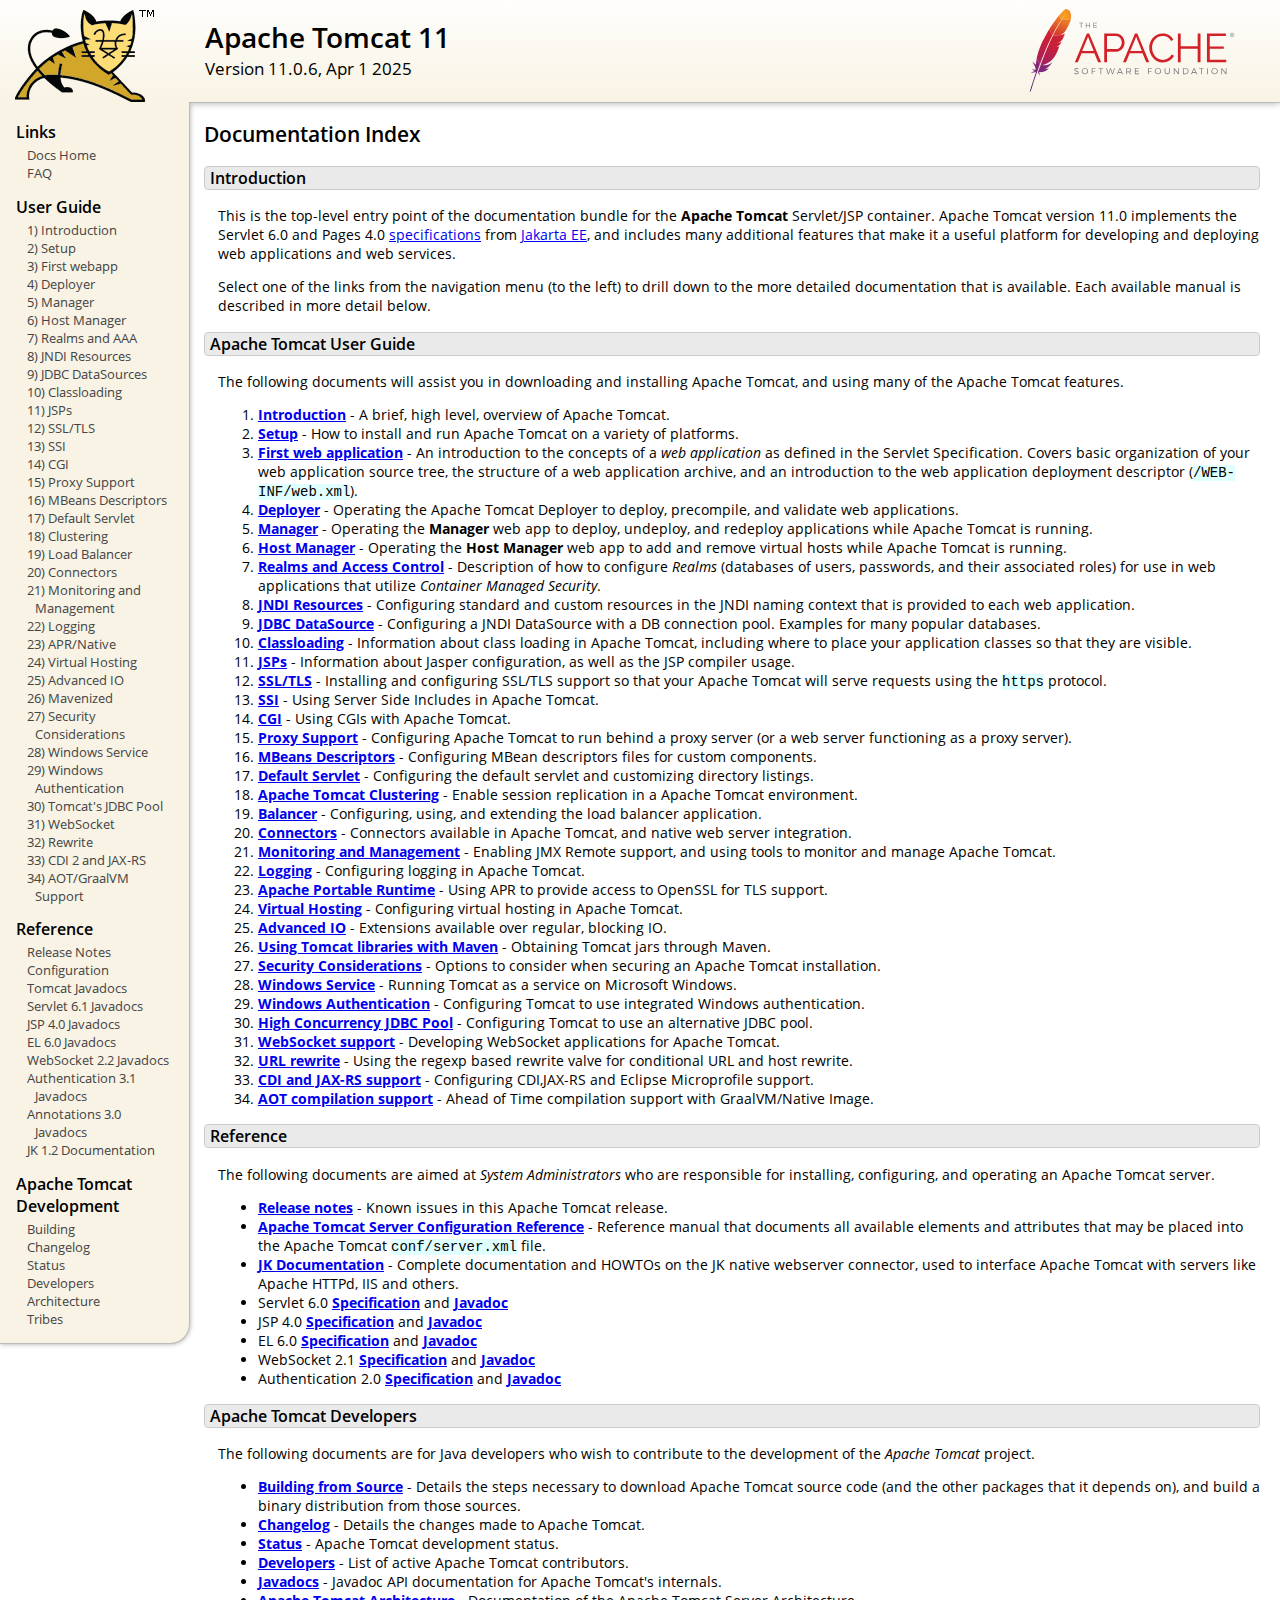
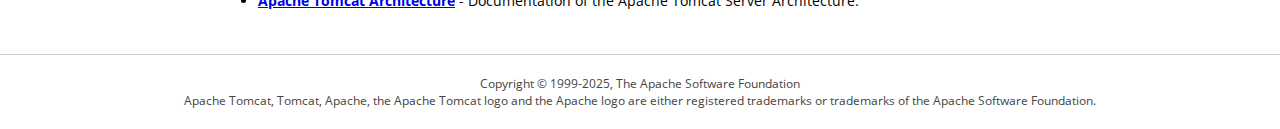
<file: apache-tomcat-11.0.6/webapps/docs/index.html>
<!DOCTYPE html SYSTEM "about:legacy-compat">
<html lang="en"><head><META http-equiv="Content-Type" content="text/html; charset=UTF-8"><link href="./images/docs-stylesheet.css" rel="stylesheet" type="text/css"><title>Apache Tomcat 11 (11.0.6) - Documentation Index</title><meta name="author" content="Craig R. McClanahan"><meta name="author" content="Remy Maucherat"><meta name="author" content="Yoav Shapira"></head><body><div id="wrapper"><header><div id="header"><div><div><div class="logo noPrint"><a href="https://tomcat.apache.org/"><img alt="Tomcat Home" src="./images/tomcat.png"></a></div><div style="height: 1px;"></div><div class="asfLogo noPrint"><a href="https://www.apache.org/" target="_blank"><img src="./images/asf-logo.svg" alt="The Apache Software Foundation" style="width: 266px; height: 83px;"></a></div><h1>Apache Tomcat 11</h1><div class="versionInfo">
            Version 11.0.6,
            <time datetime="2025-04-01">Apr 1 2025</time></div><div style="height: 1px;"></div><div style="clear: left;"></div></div></div></div></header><div id="middle"><div><div id="mainLeft" class="noprint"><div><nav><div><h2>Links</h2><ul><li><a href="index.html">Docs Home</a></li><li><a href="https://cwiki.apache.org/confluence/display/TOMCAT/FAQ">FAQ</a></li></ul></div><div><h2>User Guide</h2><ul><li><a href="introduction.html">1) Introduction</a></li><li><a href="setup.html">2) Setup</a></li><li><a href="appdev/index.html">3) First webapp</a></li><li><a href="deployer-howto.html">4) Deployer</a></li><li><a href="manager-howto.html">5) Manager</a></li><li><a href="host-manager-howto.html">6) Host Manager</a></li><li><a href="realm-howto.html">7) Realms and AAA</a></li><li><a href="jndi-resources-howto.html">8) JNDI Resources</a></li><li><a href="jndi-datasource-examples-howto.html">9) JDBC DataSources</a></li><li><a href="class-loader-howto.html">10) Classloading</a></li><li><a href="jasper-howto.html">11) JSPs</a></li><li><a href="ssl-howto.html">12) SSL/TLS</a></li><li><a href="ssi-howto.html">13) SSI</a></li><li><a href="cgi-howto.html">14) CGI</a></li><li><a href="proxy-howto.html">15) Proxy Support</a></li><li><a href="mbeans-descriptors-howto.html">16) MBeans Descriptors</a></li><li><a href="default-servlet.html">17) Default Servlet</a></li><li><a href="cluster-howto.html">18) Clustering</a></li><li><a href="balancer-howto.html">19) Load Balancer</a></li><li><a href="connectors.html">20) Connectors</a></li><li><a href="monitoring.html">21) Monitoring and Management</a></li><li><a href="logging.html">22) Logging</a></li><li><a href="apr.html">23) APR/Native</a></li><li><a href="virtual-hosting-howto.html">24) Virtual Hosting</a></li><li><a href="aio.html">25) Advanced IO</a></li><li><a href="maven-jars.html">26) Mavenized</a></li><li><a href="security-howto.html">27) Security Considerations</a></li><li><a href="windows-service-howto.html">28) Windows Service</a></li><li><a href="windows-auth-howto.html">29) Windows Authentication</a></li><li><a href="jdbc-pool.html">30) Tomcat's JDBC Pool</a></li><li><a href="web-socket-howto.html">31) WebSocket</a></li><li><a href="rewrite.html">32) Rewrite</a></li><li><a href="cdi.html">33) CDI 2 and JAX-RS</a></li><li><a href="graal.html">34) AOT/GraalVM Support</a></li></ul></div><div><h2>Reference</h2><ul><li><a href="RELEASE-NOTES.txt">Release Notes</a></li><li><a href="config/index.html">Configuration</a></li><li><a href="api/index.html">Tomcat Javadocs</a></li><li><a href="servletapi/index.html">Servlet 6.1 Javadocs</a></li><li><a href="jspapi/index.html">JSP 4.0 Javadocs</a></li><li><a href="elapi/index.html">EL 6.0 Javadocs</a></li><li><a href="websocketapi/index.html">WebSocket 2.2 Javadocs</a></li><li><a href="jaspicapi/index.html">Authentication 3.1 Javadocs</a></li><li><a href="annotationapi/index.html">Annotations 3.0 Javadocs</a></li><li><a href="https://tomcat.apache.org/connectors-doc/">JK 1.2 Documentation</a></li></ul></div><div><h2>Apache Tomcat Development</h2><ul><li><a href="building.html">Building</a></li><li><a href="changelog.html">Changelog</a></li><li><a href="https://cwiki.apache.org/confluence/display/TOMCAT/Tomcat+Versions">Status</a></li><li><a href="developers.html">Developers</a></li><li><a href="architecture/index.html">Architecture</a></li><li><a href="tribes/introduction.html">Tribes</a></li></ul></div></nav></div></div><div id="mainRight"><div id="content"><h2>Documentation Index</h2><h3 id="Introduction">Introduction</h3><div class="text">

<p>This is the top-level entry point of the documentation bundle for the
<strong>Apache Tomcat</strong> Servlet/JSP container.  Apache Tomcat version
11.0 implements the Servlet 6.0 and Pages 4.0
<a href="https://cwiki.apache.org/confluence/display/TOMCAT/Specifications">specifications</a> from
<a href="https://jakarta.ee/">Jakarta EE</a>, and includes many
additional features that make it a useful platform for developing and deploying
web applications and web services.</p>

<p>Select one of the links from the navigation menu (to the left) to drill
down to the more detailed documentation that is available.  Each available
manual is described in more detail below.</p>

</div><h3 id="Apache_Tomcat_User_Guide">Apache Tomcat User Guide</h3><div class="text">

<p>The following documents will assist you in downloading and installing
Apache Tomcat, and using many of the Apache Tomcat features.</p>

<ol>
<li><a href="introduction.html"><strong>Introduction</strong></a> - A
    brief, high level, overview of Apache Tomcat.</li>
<li><a href="setup.html"><strong>Setup</strong></a> - How to install and run
    Apache Tomcat on a variety of platforms.</li>
<li><a href="appdev/index.html"><strong>First web application</strong></a>
    - An introduction to the concepts of a <em>web application</em> as defined
    in the Servlet Specification.  Covers basic organization of your web application
    source tree, the structure of a web application archive, and an
    introduction to the web application deployment descriptor
    (<code>/WEB-INF/web.xml</code>).</li>
<li><a href="deployer-howto.html"><strong>Deployer</strong></a> -
    Operating the Apache Tomcat Deployer to deploy, precompile, and validate web
    applications.</li>
<li><a href="manager-howto.html"><strong>Manager</strong></a> -
    Operating the <strong>Manager</strong> web app to deploy, undeploy, and
    redeploy applications while Apache Tomcat is running.</li>
<li><a href="host-manager-howto.html"><strong>Host Manager</strong></a> -
    Operating the <strong>Host Manager</strong> web app to add and remove
    virtual hosts while Apache Tomcat is running.</li>
<li><a href="realm-howto.html"><strong>Realms and Access Control</strong></a>
    - Description of how to configure <em>Realms</em> (databases of users,
    passwords, and their associated roles) for use in web applications that
    utilize <em>Container Managed Security</em>.</li>
<li><a href="jndi-resources-howto.html"><strong>JNDI Resources</strong></a>
    - Configuring standard and custom resources in the JNDI naming context
    that is provided to each web application.</li>
<li><a href="jndi-datasource-examples-howto.html">
    <strong>JDBC DataSource</strong></a>
    - Configuring a JNDI DataSource with a DB connection pool.
    Examples for many popular databases.</li>
<li><a href="class-loader-howto.html"><strong>Classloading</strong></a>
    - Information about class loading in Apache Tomcat, including where to place
    your application classes so that they are visible.</li>
<li><a href="jasper-howto.html"><strong>JSPs</strong></a>
    - Information about Jasper configuration, as well as the JSP compiler
    usage.</li>
<li><a href="ssl-howto.html"><strong>SSL/TLS</strong></a> -
    Installing and configuring SSL/TLS support so that your Apache Tomcat will
    serve requests using the <code>https</code> protocol.</li>
<li><a href="ssi-howto.html"><strong>SSI</strong></a> -
    Using Server Side Includes in Apache Tomcat.</li>
<li><a href="cgi-howto.html"><strong>CGI</strong></a> -
    Using CGIs with Apache Tomcat.</li>
<li><a href="proxy-howto.html"><strong>Proxy Support</strong></a> -
    Configuring Apache Tomcat to run behind a proxy server (or a web server
    functioning as a proxy server).</li>
<li><a href="mbeans-descriptors-howto.html"><strong>MBeans Descriptors</strong></a> -
    Configuring MBean descriptors files for custom components.</li>
<li><a href="default-servlet.html"><strong>Default Servlet</strong></a> -
    Configuring the default servlet and customizing directory listings.</li>
<li><a href="cluster-howto.html"><strong>Apache Tomcat Clustering</strong></a> -
    Enable session replication in a Apache Tomcat environment.</li>
<li><a href="balancer-howto.html"><strong>Balancer</strong></a> -
    Configuring, using, and extending the load balancer application.</li>
<li><a href="connectors.html"><strong>Connectors</strong></a> -
    Connectors available in Apache Tomcat, and native web server integration.</li>
<li><a href="monitoring.html"><strong>Monitoring and Management</strong></a> -
    Enabling JMX Remote support, and using tools to monitor and manage Apache Tomcat.</li>
<li><a href="logging.html"><strong>Logging</strong></a> -
    Configuring logging in Apache Tomcat.</li>
<li><a href="apr.html"><strong>Apache Portable Runtime</strong></a> -
    Using APR to provide access to OpenSSL for TLS support.</li>
<li><a href="virtual-hosting-howto.html"><strong>Virtual Hosting</strong></a> -
    Configuring virtual hosting in Apache Tomcat.</li>
<li><a href="aio.html"><strong>Advanced IO</strong></a> -
    Extensions available over regular, blocking IO.</li>
<li><a href="maven-jars.html"><strong>Using Tomcat libraries with Maven</strong></a> -
    Obtaining Tomcat jars through Maven.</li>
<li><a href="security-howto.html"><strong>Security Considerations</strong></a> -
    Options to consider when securing an Apache Tomcat installation.</li>
<li><a href="windows-service-howto.html"><strong>Windows Service</strong></a> -
    Running Tomcat as a service on Microsoft Windows.</li>
<li><a href="windows-auth-howto.html"><strong>Windows Authentication</strong></a> -
    Configuring Tomcat to use integrated Windows authentication.</li>
<li><a href="jdbc-pool.html"><strong>High Concurrency JDBC Pool</strong></a> -
    Configuring Tomcat to use an alternative JDBC pool.</li>
<li><a href="web-socket-howto.html"><strong>WebSocket support</strong></a> -
    Developing WebSocket applications for Apache Tomcat.</li>
<li><a href="rewrite.html"><strong>URL rewrite</strong></a> -
    Using the regexp based rewrite valve for conditional URL and host rewrite.</li>
<li><a href="cdi.html"><strong>CDI and JAX-RS support</strong></a> -
    Configuring CDI,JAX-RS and Eclipse Microprofile support.</li>
<li><a href="graal.html"><strong>AOT compilation support</strong></a> -
    Ahead of Time compilation support with GraalVM/Native Image.</li>
</ol>

</div><h3 id="Reference">Reference</h3><div class="text">

<p>The following documents are aimed at <em>System Administrators</em> who
are responsible for installing, configuring, and operating an Apache Tomcat server.
</p>
<ul>
<li><a href="RELEASE-NOTES.txt"><strong>Release notes</strong></a>
    - Known issues in this Apache Tomcat release.
    </li>
<li><a href="config/index.html"><strong>Apache Tomcat Server Configuration Reference</strong></a>
    - Reference manual that documents all available elements and attributes
      that may be placed into the Apache Tomcat <code>conf/server.xml</code> file.
    </li>
<li><a href="https://tomcat.apache.org/connectors-doc/index.html"><strong>JK Documentation</strong></a>
    - Complete documentation and HOWTOs on the JK native webserver connector,
      used to interface Apache Tomcat with servers like Apache HTTPd, IIS
      and others.</li>
<li>Servlet 6.0
    <a href="https://jakarta.ee/specifications/servlet/6.0/">
    <strong>Specification</strong></a> and
    <a href="https://jakarta.ee/specifications/servlet/6.0/apidocs">
    <strong>Javadoc</strong></a>
    </li>
<li>JSP 4.0
    <a href="https://jakarta.ee/specifications/pages/4.0/">
    <strong>Specification</strong></a> and
    <a href="https://jakarta.ee/specifications/pages/4.0/apidocs">
    <strong>Javadoc</strong></a>
    </li>
<li>EL 6.0
    <a href="https://jakarta.ee/specifications/expression-language/6.0/">
    <strong>Specification</strong></a> and
    <a href="https://jakarta.ee/specifications/expression-language/6.0/apidocs">
    <strong>Javadoc</strong></a>
    </li>
<li>WebSocket 2.1
    <a href="https://jakarta.ee/specifications/websocket/2.1/">
    <strong>Specification</strong></a> and
    <a href="https://jakarta.ee/specifications/websocket/2.1/apidocs">
    <strong>Javadoc</strong></a>
    </li>
<li>Authentication 2.0
    <a href="https://jakarta.ee/specifications/authentication/2.0/">
    <strong>Specification</strong></a> and
    <a href="https://jakarta.ee/specifications/authentication/2.0/apidocs">
    <strong>Javadoc</strong></a>
    </li>
</ul>

</div><h3 id="Apache_Tomcat_Developers">Apache Tomcat Developers</h3><div class="text">

<p>The following documents are for Java developers who wish to contribute to
the development of the <em>Apache Tomcat</em> project.</p>
<ul>
<li><a href="building.html"><strong>Building from Source</strong></a> -
    Details the steps necessary to download Apache Tomcat source code (and the
    other packages that it depends on), and build a binary distribution from
    those sources.
    </li>
<li><a href="changelog.html"><strong>Changelog</strong></a> - Details the
    changes made to Apache Tomcat.
    </li>
<li><a href="https://cwiki.apache.org/confluence/display/TOMCAT/Tomcat+Versions"><strong>Status</strong></a> -
    Apache Tomcat development status.
    </li>
<li><a href="developers.html"><strong>Developers</strong></a> - List of active
    Apache Tomcat contributors.
    </li>
<li><a href="api/index.html"><strong>Javadocs</strong></a>
    - Javadoc API documentation for Apache Tomcat's internals.</li>
<li><a href="architecture/index.html"><strong>Apache Tomcat Architecture</strong></a>
    - Documentation of the Apache Tomcat Server Architecture.</li>
</ul>

</div></div></div></div></div><footer><div id="footer">
    Copyright &copy; 1999-2025, The Apache Software Foundation
    <br>
    Apache Tomcat, Tomcat, Apache, the Apache Tomcat logo and the Apache logo
    are either registered trademarks or trademarks of the Apache Software
    Foundation.
    </div></footer></div></body></html>
</file>
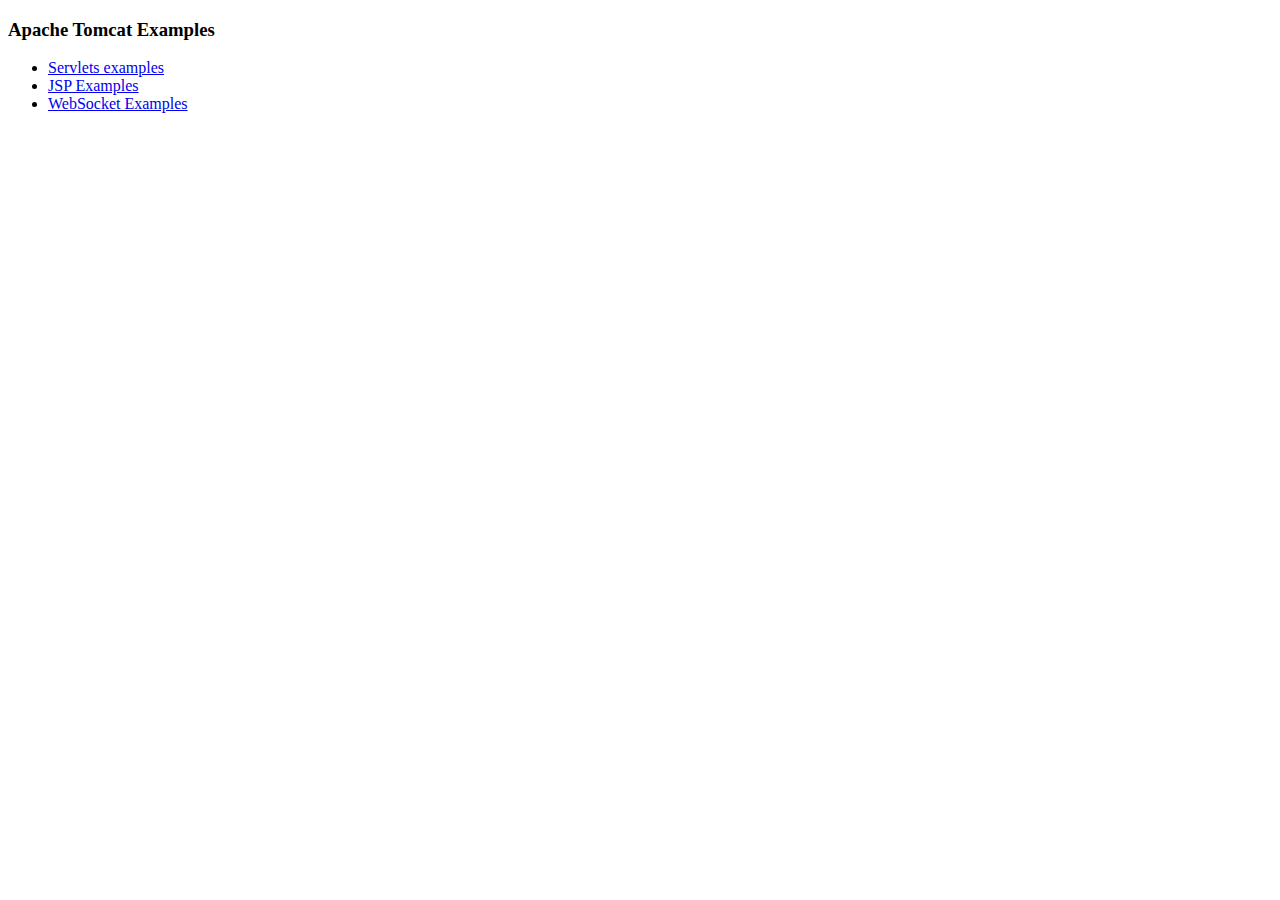
<file: apache-tomcat-11.0.6/webapps/examples/index.html>
<!--
  Licensed to the Apache Software Foundation (ASF) under one or more
  contributor license agreements.  See the NOTICE file distributed with
  this work for additional information regarding copyright ownership.
  The ASF licenses this file to You under the Apache License, Version 2.0
  (the "License"); you may not use this file except in compliance with
  the License.  You may obtain a copy of the License at

      http://www.apache.org/licenses/LICENSE-2.0

  Unless required by applicable law or agreed to in writing, software
  distributed under the License is distributed on an "AS IS" BASIS,
  WITHOUT WARRANTIES OR CONDITIONS OF ANY KIND, either express or implied.
  See the License for the specific language governing permissions and
  limitations under the License.
-->
<!DOCTYPE HTML><html lang="en"><head>
<meta charset="UTF-8">
<title>Apache Tomcat Examples</title>
</head>
<body>
<p>
<h3>Apache Tomcat Examples</H3>
<p></p>
<ul>
<li><a href="servlets">Servlets examples</a></li>
<li><a href="jsp">JSP Examples</a></li>
<li><a href="websocket/index.xhtml">WebSocket Examples</a></li>
</ul>
</body></html>
</file>
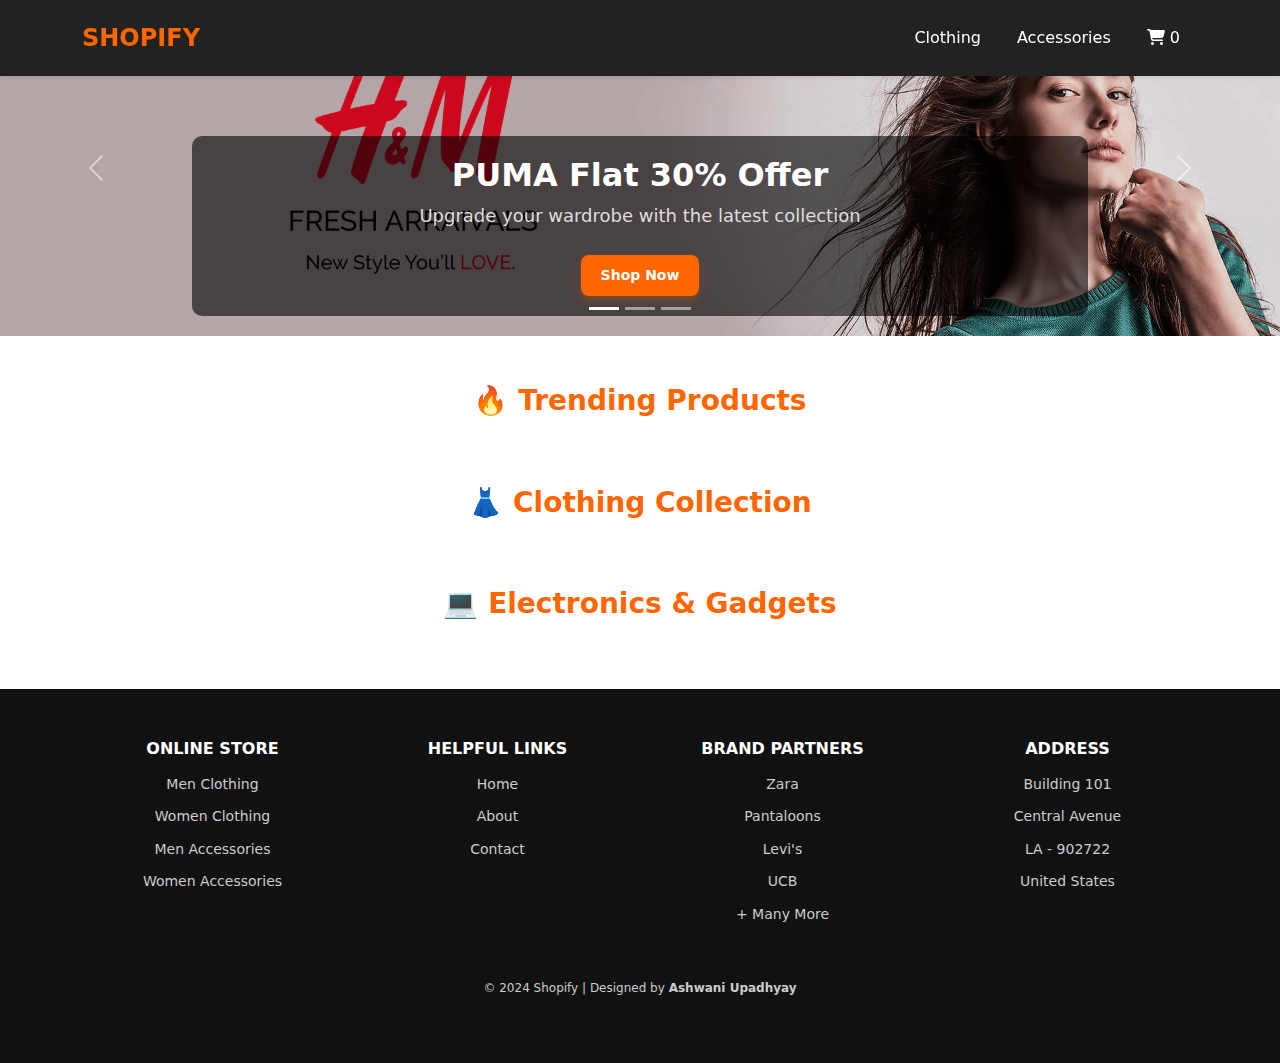
<file: Spring Boot/Ecoomerce WebAPP/Ecomm UI/index.html>
<!DOCTYPE html>
<html lang="en">
  <head>
    <meta charset="UTF-8" />
    <meta name="viewport" content="width=device-width, initial-scale=1.0" />
    <title>Shoplane | Premium eCommerce</title>

    <!-- Bootstrap CSS -->
    <link
      rel="stylesheet"
      href="https://cdn.jsdelivr.net/npm/bootstrap@5.3.0/dist/css/bootstrap.min.css"
    />

    <!-- Custom CSS -->
    <link rel="stylesheet" href="css/styles.css" />

    <!-- FontAwesome Icons -->
    <link
      rel="stylesheet"
      href="https://cdnjs.cloudflare.com/ajax/libs/font-awesome/6.4.2/css/all.min.css"
    />
  </head>

  <body>
    <!-- NAVBAR -->
    <nav class="navbar navbar-expand-lg navbar-light bg-white shadow-sm">
      <div class="container">
        <a class="navbar-brand fw-bold" href="#">SHOPIFY</a>
        <button
          class="navbar-toggler"
          type="button"
          data-bs-toggle="collapse"
          data-bs-target="#navbarNav"
        >
          <span class="navbar-toggler-icon"></span>
        </button>
        <div class="collapse navbar-collapse" id="navbarNav">
          <ul class="navbar-nav ms-auto">
            <li class="nav-item"><a class="nav-link" href="#">Clothing</a></li>
            <li class="nav-item">
              <a class="nav-link" href="#">Accessories</a>
            </li>
            <!-- Cart Icon in Navbar -->
            <li class="nav-item">
              <a class="nav-link" href="cart.html">
                <i class="fas fa-shopping-cart"></i>
                <span class="cart-badge">0</span>
                <!-- Ensure this span exists -->
              </a>
            </li>
          </ul>
        </div>
      </div>
    </nav>

    <!-- HERO BANNER: CAROUSEL -->
    <div id="heroCarousel" class="carousel slide" data-bs-ride="carousel">
      <div class="carousel-indicators">
        <button
          type="button"
          data-bs-target="#heroCarousel"
          data-bs-slide-to="0"
          class="active"
        ></button>
        <button
          type="button"
          data-bs-target="#heroCarousel"
          data-bs-slide-to="1"
        ></button>
        <button
          type="button"
          data-bs-target="#heroCarousel"
          data-bs-slide-to="2"
        ></button>
      </div>

      <div class="carousel-inner">
        <!-- Banner 1 -->
        <div class="carousel-item active">
          <img src="img/img1.png" class="d-block w-100" alt="Fashion" />
          <div class="carousel-caption">
            <h2>PUMA Flat 30% Offer</h2>
            <p>Upgrade your wardrobe with the latest collection</p>
            <a href="#" class="btn btn-primary">Shop Now</a>
          </div>
        </div>

        <!-- Banner 2 -->
        <div class="carousel-item">
          <img src="img/img2.png" class="d-block w-100" alt="Shoes" />
          <div class="carousel-caption">
            <h2>Exclusive Footwear Collection</h2>
            <p>Get the best deals on top brands</p>
            <a href="#" class="btn btn-primary">Shop Now</a>
          </div>
        </div>

        <!-- Banner 3 -->
        <div class="carousel-item">
          <img src="img/img3.png" class="d-block w-100" alt="Watches" />
          <div class="carousel-caption">
            <h2>Luxury Watches Collection</h2>
            <p>Stylish and premium designs for all occasions</p>
            <a href="#" class="btn btn-primary">Shop Now</a>
          </div>
        </div>
      </div>

      <!-- Carousel Navigation -->
      <button
        class="carousel-control-prev"
        type="button"
        data-bs-target="#heroCarousel"
        data-bs-slide="prev"
      >
        <span class="carousel-control-prev-icon"></span>
      </button>
      <button
        class="carousel-control-next"
        type="button"
        data-bs-target="#heroCarousel"
        data-bs-slide="next"
      >
        <span class="carousel-control-next-icon"></span>
      </button>
    </div>

    <!-- PRODUCT GRID -->
    <!-- PRODUCT CATEGORIES -->
    <div class="container mt-5">
      <!-- Trending Products -->
      <h2 class="section-title">🔥 Trending Products</h2>
      <div id="trending-products" class="row"></div>

      <!-- Clothing -->
      <h2 class="section-title mt-5">👗 Clothing Collection</h2>
      <div id="clothing-products" class="row"></div>

      <!-- Electronics -->
      <h2 class="section-title mt-5">💻 Electronics & Gadgets</h2>
      <div id="electronics-products" class="row"></div>
    </div>

    <!-- FOOTER -->
    <footer class="footer mt-5">
      <div class="container">
        <div class="row">
          <!-- Online Store -->
          <div class="col-md-3">
            <h5>ONLINE STORE</h5>
            <ul class="footer-list">
              <li><a href="#">Men Clothing</a></li>
              <li><a href="#">Women Clothing</a></li>
              <li><a href="#">Men Accessories</a></li>
              <li><a href="#">Women Accessories</a></li>
            </ul>
          </div>

          <!-- Helpful Links -->
          <div class="col-md-3">
            <h5>HELPFUL LINKS</h5>
            <ul class="footer-list">
              <li><a href="#">Home</a></li>
              <li><a href="#">About</a></li>
              <li><a href="#">Contact</a></li>
            </ul>
          </div>

          <!-- Brand Partners -->
          <div class="col-md-3">
            <h5>BRAND PARTNERS</h5>
            <ul class="footer-list">
              <li>Zara</li>
              <li>Pantaloons</li>
              <li>Levi's</li>
              <li>UCB</li>
              <li>+ Many More</li>
            </ul>
          </div>

          <!-- Address -->
          <div class="col-md-3">
            <h5>ADDRESS</h5>
            <ul class="footer-list">
              <li>Building 101</li>
              <li>Central Avenue</li>
              <li>LA - 902722</li>
              <li>United States</li>
            </ul>
          </div>
        </div>
      </div>
      <!-- Copyright Section -->
      <div class="row mt-4">
        <div class="col-12 text-center">
          <p class="copyright">
            © 2024 Shopify | Designed by <strong>Ashwani Upadhyay</strong>
          </p>
        </div>
      </div>
    </footer>

    <!-- Product Card Example -->

    <!-- Place this FIRST -->
    <script src="https://cdn.jsdelivr.net/npm/bootstrap@5.3.0/dist/js/bootstrap.bundle.min.js"></script>

    <!-- Then your scripts -->
    <script src="js/api.js"></script>
    <script src="js/cart.js"></script>

    <script>
      loadProducts();
    </script>
  </body>
</html>
</file>
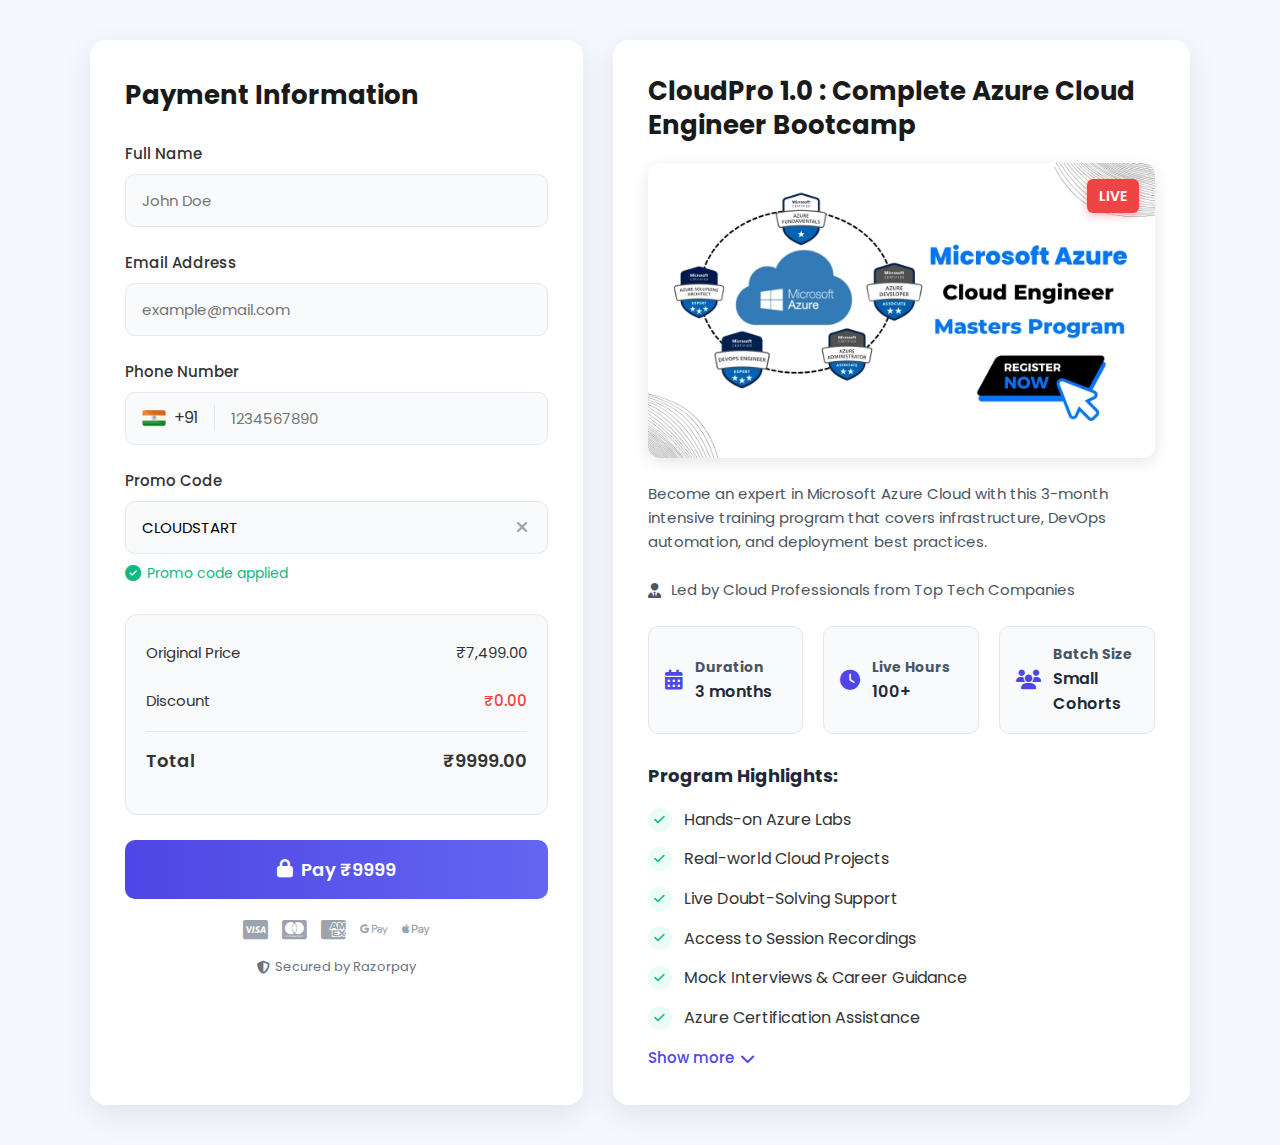
<file: Spring Boot/RazorPayPaymentGateway/Payment-Gateway-UI/index.html>
<!DOCTYPE html>
<html lang="en">
  <head>
    <meta charset="UTF-8" />
    <meta name="viewport" content="width=device-width, initial-scale=1.0" />
    <title>CloudPro 1.0 Checkout</title>
    <link
      rel="stylesheet"
      href="https://cdnjs.cloudflare.com/ajax/libs/font-awesome/6.4.0/css/all.min.css"
    />
    <link rel="preconnect" href="https://fonts.googleapis.com" />
    <link rel="preconnect" href="https://fonts.gstatic.com" crossorigin />
    <link
      href="https://fonts.googleapis.com/css2?family=Poppins:wght@300;400;500;600;700&display=swap"
      rel="stylesheet"
    />
    <script src="https://checkout.razorpay.com/v1/checkout.js"></script>
    <link rel="stylesheet" href="styles.css" />
  </head>
  <body>
    <div class="container">
      <div class="payment-section">
        <h1>Payment Information</h1>

        <div class="form-group">
          <label for="name">Full Name</label>
          <input type="text" id="name" placeholder="John Doe" />
        </div>

        <div class="form-group">
          <label for="email">Email Address</label>
          <input type="email" id="email" placeholder="example@mail.com" />
        </div>

        <div class="form-group">
          <label for="phone">Phone Number</label>
          <div class="phone-input">
            <div class="flag">
              <img src="image.png" alt="IN" />
              <span>+91</span>
            </div>
            <input type="tel" id="phone" placeholder="1234567890" />
          </div>
        </div>

        <div class="form-group">
          <label for="coupon">Promo Code</label>
          <div class="coupon-container">
            <input type="text" id="coupon" value="CLOUDSTART" />
            <span class="clear-coupon"><i class="fas fa-times"></i></span>
          </div>
          <div class="success-message">
            <i class="fas fa-check-circle"></i> Promo code applied
          </div>
        </div>

        <div class="price-card">
          <div class="price-row">
            <span>Original Price</span>
            <span>₹7,499.00</span>
          </div>
          <div class="price-row">
            <span>Discount</span>
            <span class="negative-amount">-₹3,499.00</span>
          </div>
          <div class="price-row total-row">
            <span>Total</span>
            <span>₹4,000.00</span>
          </div>
        </div>

        <button class="pay-button">
          <i class="fas fa-lock"></i> Pay ₹4,000
        </button>
        <div class="payment-methods">
          <i class="fab fa-cc-visa"></i>
          <i class="fab fa-cc-mastercard"></i>
          <i class="fab fa-cc-amex"></i>
          <i class="fab fa-google-pay"></i>
          <i class="fab fa-apple-pay"></i>
        </div>
        <div class="secure-text">
          <i class="fas fa-shield-alt"></i> Secured by Razorpay
        </div>
      </div>

      <div class="course-section">
        <h1 class="course-title">
          CloudPro 1.0 : Complete Azure Cloud Engineer Bootcamp
        </h1>

        <div class="course-banner">
          <img src="banner.png" alt="Course Banner" />

          <div class="live-badge">LIVE</div>
        </div>

        <div class="course-description">
          Become an expert in Microsoft Azure Cloud with this 3-month intensive
          training program that covers infrastructure, DevOps automation, and
          deployment best practices.
        </div>

        <div class="instructor-info">
          <i class="fas fa-user-tie"></i> Led by Cloud Professionals from Top
          Tech Companies
        </div>

        <div class="course-highlights">
          <div class="highlight-item">
            <i class="fas fa-calendar-alt"></i>
            <div>
              <strong>Duration</strong>
              <span>3 months</span>
            </div>
          </div>
          <div class="highlight-item">
            <i class="fas fa-clock"></i>
            <div>
              <strong>Live Hours</strong>
              <span>100+</span>
            </div>
          </div>
          <div class="highlight-item">
            <i class="fas fa-users"></i>
            <div>
              <strong>Batch Size</strong>
              <span>Small Cohorts</span>
            </div>
          </div>
        </div>

        <div class="course-features">
          <h3>Program Highlights:</h3>
          <div class="feature-item">
            <span class="feature-check"><i class="fas fa-check"></i></span>
            <span>Hands-on Azure Labs</span>
          </div>
          <div class="feature-item">
            <span class="feature-check"><i class="fas fa-check"></i></span>
            <span>Real-world Cloud Projects</span>
          </div>
          <div class="feature-item">
            <span class="feature-check"><i class="fas fa-check"></i></span>
            <span>Live Doubt-Solving Support</span>
          </div>
          <div class="feature-item">
            <span class="feature-check"><i class="fas fa-check"></i></span>
            <span>Access to Session Recordings</span>
          </div>
          <div class="feature-item">
            <span class="feature-check"><i class="fas fa-check"></i></span>
            <span>Mock Interviews & Career Guidance</span>
          </div>
          <div class="feature-item">
            <span class="feature-check"><i class="fas fa-check"></i></span>
            <span>Azure Certification Assistance</span>
          </div>

          <div class="show-more">
            <span id="show-more-text">Show more</span>
            <i class="fas fa-chevron-down"></i>
          </div>
        </div>
      </div>
    </div>

    <script src="script.js"></script>
  </body>
</html>
</file>
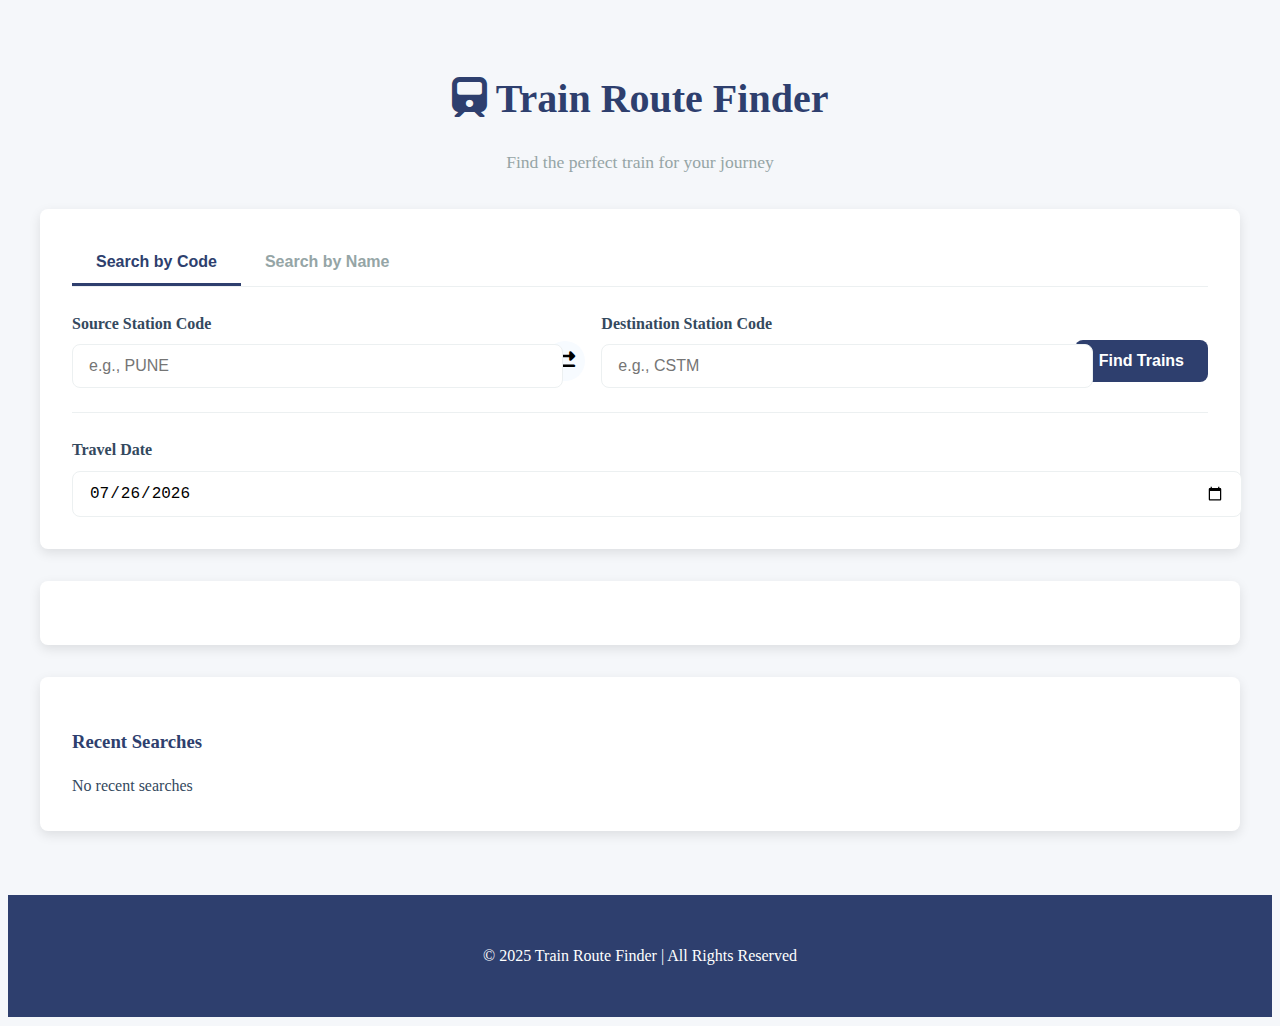
<file: Spring Boot/TrainTrackingWebApp/TrainTrackingUI/index.html>
<!DOCTYPE html>
<html lang="en">

<head>
    <meta charset="UTF-8">
    <meta name="viewport" content="width=device-width, initial-scale=1.0">
    <title>Train Route Finder</title>
    <link rel="stylesheet" href="style.css">
    <link rel="stylesheet" href="https://cdnjs.cloudflare.com/ajax/libs/font-awesome/6.4.0/css/all.min.css">
</head>

<body>
    <div class="container">
        <header>
            <h1><i class="fas fa-train"></i> Train Route Finder</h1>
            <p>Find the perfect train for your journey</p>
        </header>

        <div class="search-container">
            <div class="tabs">
                <button class="tab-btn active" data-tab="code-search">Search by Code</button>
                <button class="tab-btn" data-tab="name-search">Search by Name</button>
            </div>

            <div class="tab-content active" id="code-search">
                <form id="code-search-form">
                    <div class="form-group">
                        <label for="source-code">Source Station Code</label>
                        <input type="text" id="source-code" placeholder="e.g., PUNE" required>
                    </div>

                    <div class="swap-btn">
                        <button type="button" id="swap-code"><i class="fas fa-exchange-alt"></i></button>
                    </div>

                    <div class="form-group">
                        <label for="destination-code">Destination Station Code</label>
                        <input type="text" id="destination-code" placeholder="e.g., CSTM" required>
                    </div>

                    <button type="submit" class="search-btn">Find Trains</button>
                </form>
            </div>

            <div class="tab-content" id="name-search">
                <form id="name-search-form">
                    <div class="form-group">
                        <label for="source-name">Source Station Name</label>
                        <input type="text" id="source-name" placeholder="e.g., Pune Junction" required>
                        <div class="station-suggestions" id="source-suggestions"></div>
                    </div>

                    <div class="swap-btn">
                        <button type="button" id="swap-name"><i class="fas fa-exchange-alt"></i></button>
                    </div>

                    <div class="form-group">
                        <label for="destination-name">Destination Station Name</label>
                        <input type="text" id="destination-name" placeholder="e.g., Mumbai CST" required>
                        <div class="station-suggestions" id="destination-suggestions"></div>
                    </div>

                    <button type="submit" class="search-btn">Find Trains</button>
                </form>
            </div>

            <div class="date-filters">
                <div class="form-group">
                    <label for="travel-date">Travel Date</label>
                    <input type="date" id="travel-date">
                </div>
            </div>
        </div>

        <div class="results-container" id="results-container">
            <div class="loading-spinner hidden" id="loading-spinner">
                <i class="fas fa-circle-notch fa-spin"></i>
                <p>Searching for trains...</p>
            </div>

            <div class="results-header hidden" id="results-header">
                <h2>Available Trains</h2>
                <div class="journey-details" id="journey-details"></div>
            </div>

            <div class="filters hidden" id="filters">
                <button id="sort-time" class="filter-btn"><i class="fas fa-clock"></i> Sort by Time</button>
                <button id="sort-duration" class="filter-btn"><i class="fas fa-hourglass-half"></i> Sort by Duration</button>
                <button id="filter-express" class="filter-btn"><i class="fas fa-bolt"></i> Express Trains</button>
            </div>

            <div class="train-results" id="train-results"></div>

            <div class="no-results hidden" id="no-results">
                <i class="fas fa-exclamation-circle"></i>
                <p>No trains found for this route. Please try different stations.</p>
            </div>
        </div>

        <div class="saved-routes">
            <h3>Recent Searches</h3>
            <div class="recent-searches" id="recent-searches">
                <!-- Recent searches will be dynamically added here -->
            </div>
        </div>
    </div>

    <footer>
        <p>&copy; 2025 Train Route Finder | All Rights Reserved</p>
    </footer>

    <script src="script.js"></script>
</body>

</html>
</file>
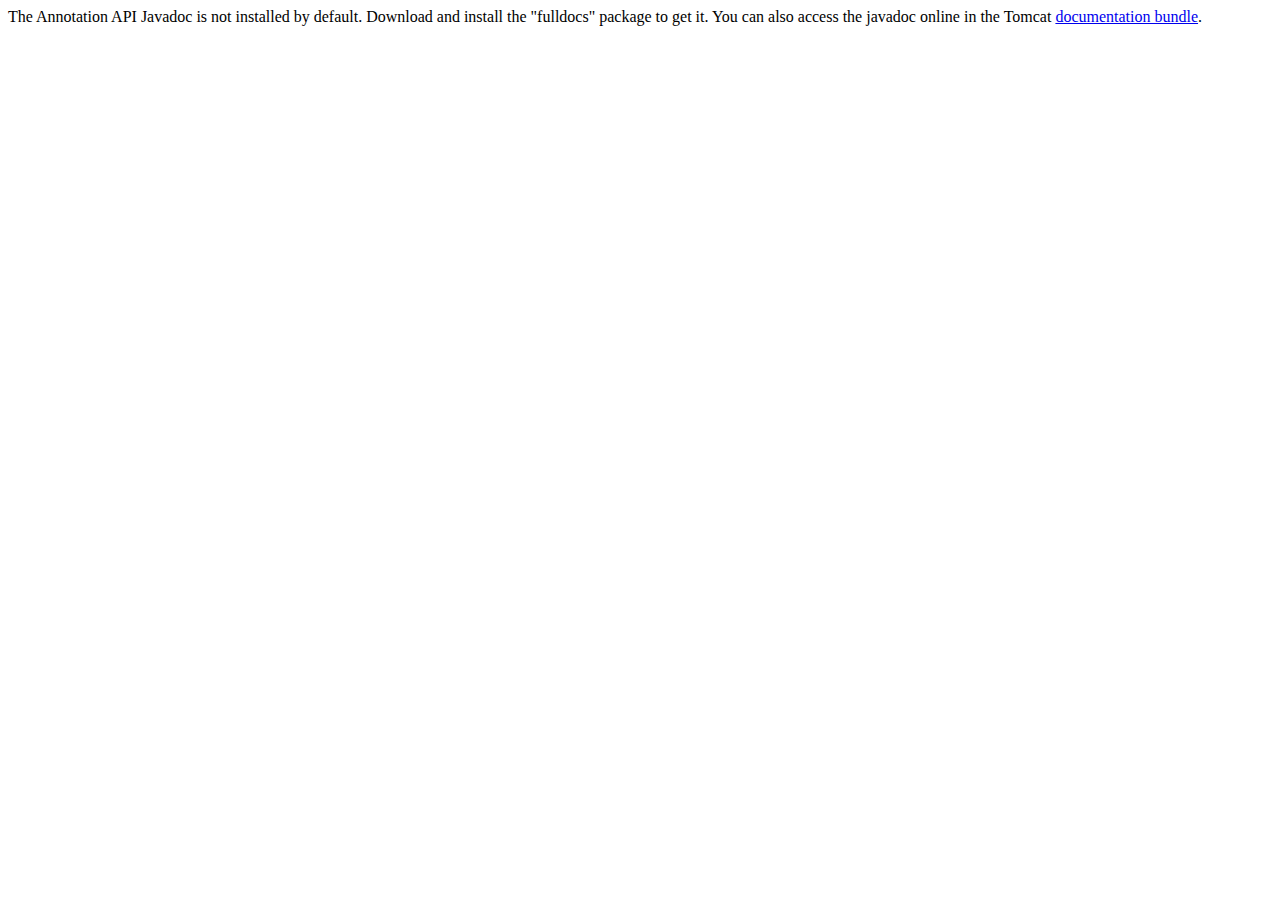
<file: apache-tomcat-11.0.6/webapps/docs/annotationapi/index.html>
<!--
  Licensed to the Apache Software Foundation (ASF) under one or more
  contributor license agreements.  See the NOTICE file distributed with
  this work for additional information regarding copyright ownership.
  The ASF licenses this file to You under the Apache License, Version 2.0
  (the "License"); you may not use this file except in compliance with
  the License.  You may obtain a copy of the License at

      http://www.apache.org/licenses/LICENSE-2.0

  Unless required by applicable law or agreed to in writing, software
  distributed under the License is distributed on an "AS IS" BASIS,
  WITHOUT WARRANTIES OR CONDITIONS OF ANY KIND, either express or implied.
  See the License for the specific language governing permissions and
  limitations under the License.
-->
<!DOCTYPE html>
<html>
<head>
    <meta charset="UTF-8" />
    <title>API docs</title>
</head>

<body>

The Annotation API Javadoc is not installed by default. Download and install
the "fulldocs" package to get it.

You can also access the javadoc online in the Tomcat
<a href="https://tomcat.apache.org/tomcat-11.0-doc/">
    documentation bundle</a>.

</body>
</html>
</file>
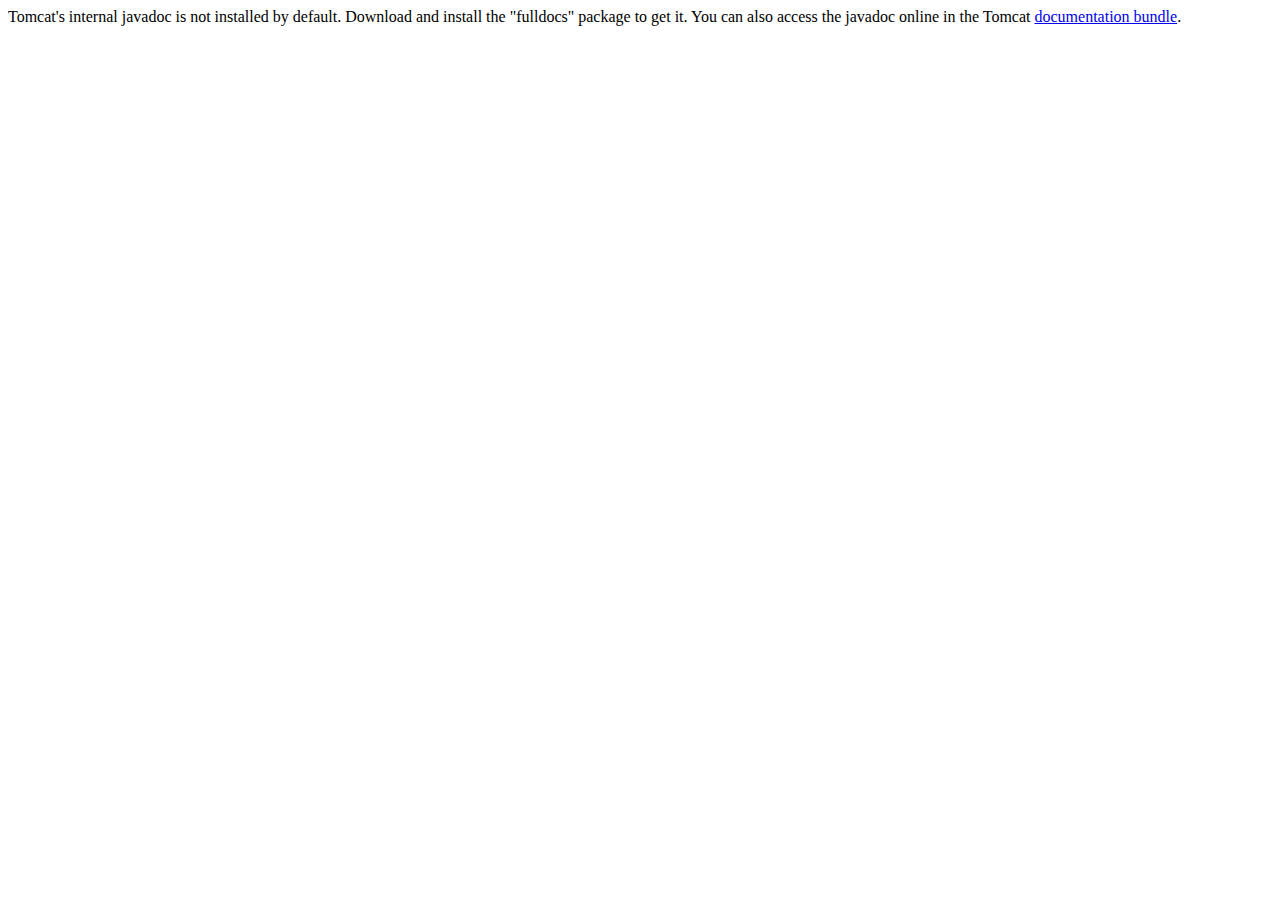
<file: apache-tomcat-11.0.6/webapps/docs/api/index.html>
<!--
  Licensed to the Apache Software Foundation (ASF) under one or more
  contributor license agreements.  See the NOTICE file distributed with
  this work for additional information regarding copyright ownership.
  The ASF licenses this file to You under the Apache License, Version 2.0
  (the "License"); you may not use this file except in compliance with
  the License.  You may obtain a copy of the License at

      http://www.apache.org/licenses/LICENSE-2.0

  Unless required by applicable law or agreed to in writing, software
  distributed under the License is distributed on an "AS IS" BASIS,
  WITHOUT WARRANTIES OR CONDITIONS OF ANY KIND, either express or implied.
  See the License for the specific language governing permissions and
  limitations under the License.
-->
<!DOCTYPE html>
<html>
    <head>
    <meta charset="UTF-8" />
    <title>API docs</title>
</head>

<body>

Tomcat's internal javadoc is not installed by default. Download and install
the "fulldocs" package to get it.

You can also access the javadoc online in the Tomcat
<a href="https://tomcat.apache.org/tomcat-11.0-doc/">
documentation bundle</a>.

</body>
</html>
</file>
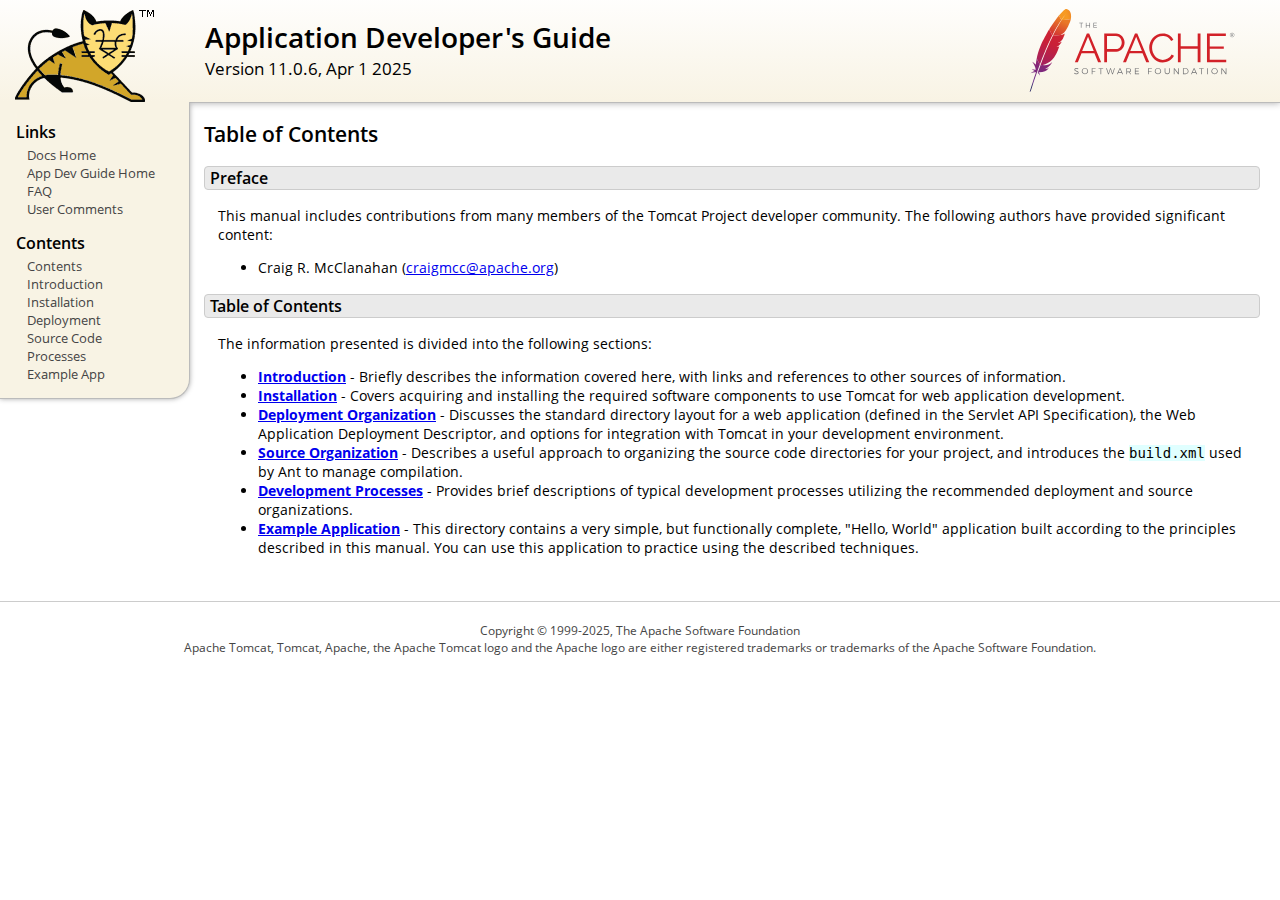
<file: apache-tomcat-11.0.6/webapps/docs/appdev/index.html>
<!DOCTYPE html SYSTEM "about:legacy-compat">
<html lang="en"><head><META http-equiv="Content-Type" content="text/html; charset=UTF-8"><link href="../images/docs-stylesheet.css" rel="stylesheet" type="text/css"><title>Application Developer's Guide (11.0.6) - Table of Contents</title><meta name="author" content="Craig R. McClanahan"></head><body><div id="wrapper"><header><div id="header"><div><div><div class="logo noPrint"><a href="https://tomcat.apache.org/"><img alt="Tomcat Home" src="../images/tomcat.png"></a></div><div style="height: 1px;"></div><div class="asfLogo noPrint"><a href="https://www.apache.org/" target="_blank"><img src="../images/asf-logo.svg" alt="The Apache Software Foundation" style="width: 266px; height: 83px;"></a></div><h1>Application Developer's Guide</h1><div class="versionInfo">
            Version 11.0.6,
            <time datetime="2025-04-01">Apr 1 2025</time></div><div style="height: 1px;"></div><div style="clear: left;"></div></div></div></div></header><div id="middle"><div><div id="mainLeft" class="noprint"><div><nav><div><h2>Links</h2><ul><li><a href="../index.html">Docs Home</a></li><li><a href="index.html">App Dev Guide Home</a></li><li><a href="https://cwiki.apache.org/confluence/display/TOMCAT/FAQ">FAQ</a></li><li><a href="#comments_section">User Comments</a></li></ul></div><div><h2>Contents</h2><ul><li><a href="index.html">Contents</a></li><li><a href="introduction.html">Introduction</a></li><li><a href="installation.html">Installation</a></li><li><a href="deployment.html">Deployment</a></li><li><a href="source.html">Source Code</a></li><li><a href="processes.html">Processes</a></li><li><a href="sample/">Example App</a></li></ul></div></nav></div></div><div id="mainRight"><div id="content"><h2>Table of Contents</h2><h3 id="Preface">Preface</h3><div class="text">

<p>This manual includes contributions from many members of the Tomcat Project
developer community.  The following authors have provided significant content:
</p>
<ul>
<li>Craig R. McClanahan
    (<a href="mailto:craigmcc@apache.org">craigmcc@apache.org</a>)</li>
</ul>

</div><h3 id="Table_of_Contents">Table of Contents</h3><div class="text">

<p>The information presented is divided into the following sections:</p>
<ul>
<li><a href="introduction.html"><strong>Introduction</strong></a> -
    Briefly describes the information covered here, with
    links and references to other sources of information.</li>
<li><a href="installation.html"><strong>Installation</strong></a> -
    Covers acquiring and installing the required software
    components to use Tomcat for web application development.</li>
<li><a href="deployment.html"><strong>Deployment Organization</strong></a> -
    Discusses the standard directory layout for a web application
    (defined in the Servlet API Specification), the Web Application
    Deployment Descriptor, and options for integration with Tomcat
    in your development environment.</li>
<li><a href="source.html"><strong>Source Organization</strong></a> -
    Describes a useful approach to organizing the source code
    directories for your project, and introduces the
    <code>build.xml</code> used by Ant to manage compilation.</li>
<li><a href="processes.html"><strong>Development Processes</strong></a> -
    Provides brief descriptions of typical development processes
    utilizing the recommended deployment and source organizations.</li>
<li><a href="sample/" target="_blank"><strong>Example Application</strong></a> -
    This directory contains a very simple, but functionally complete,
    "Hello, World" application built according to the principles
    described in this manual.  You can use this application to
    practice using the described techniques.</li>
</ul>

</div></div></div></div></div><footer><div id="footer">
    Copyright &copy; 1999-2025, The Apache Software Foundation
    <br>
    Apache Tomcat, Tomcat, Apache, the Apache Tomcat logo and the Apache logo
    are either registered trademarks or trademarks of the Apache Software
    Foundation.
    </div></footer></div></body></html>
</file>
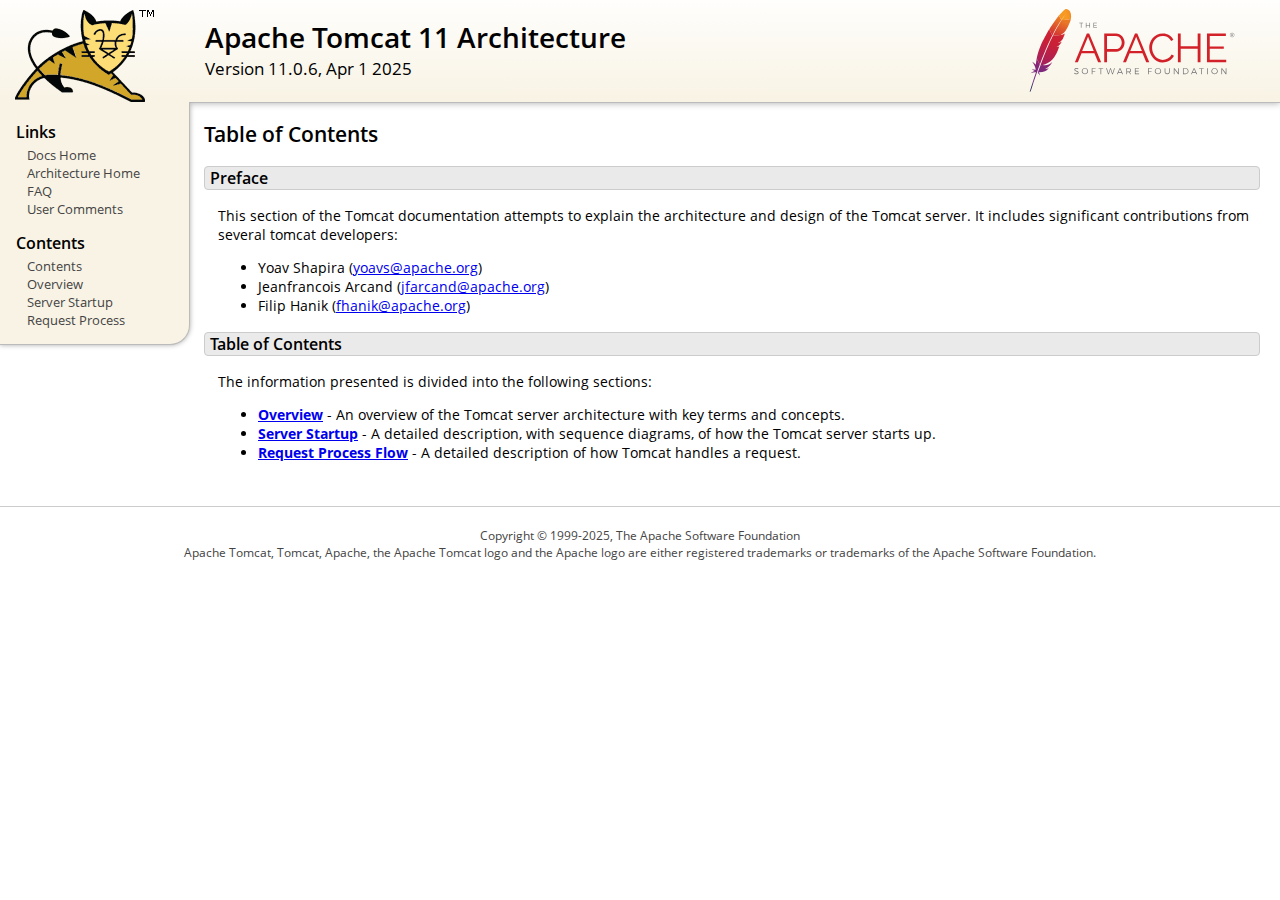
<file: apache-tomcat-11.0.6/webapps/docs/architecture/index.html>
<!DOCTYPE html SYSTEM "about:legacy-compat">
<html lang="en"><head><META http-equiv="Content-Type" content="text/html; charset=UTF-8"><link href="../images/docs-stylesheet.css" rel="stylesheet" type="text/css"><title>Apache Tomcat 11 Architecture (11.0.6) - Table of Contents</title><meta name="author" content="Yoav Shapira"></head><body><div id="wrapper"><header><div id="header"><div><div><div class="logo noPrint"><a href="https://tomcat.apache.org/"><img alt="Tomcat Home" src="../images/tomcat.png"></a></div><div style="height: 1px;"></div><div class="asfLogo noPrint"><a href="https://www.apache.org/" target="_blank"><img src="../images/asf-logo.svg" alt="The Apache Software Foundation" style="width: 266px; height: 83px;"></a></div><h1>Apache Tomcat 11 Architecture</h1><div class="versionInfo">
            Version 11.0.6,
            <time datetime="2025-04-01">Apr 1 2025</time></div><div style="height: 1px;"></div><div style="clear: left;"></div></div></div></div></header><div id="middle"><div><div id="mainLeft" class="noprint"><div><nav><div><h2>Links</h2><ul><li><a href="../index.html">Docs Home</a></li><li><a href="index.html">Architecture Home</a></li><li><a href="https://cwiki.apache.org/confluence/display/TOMCAT/FAQ">FAQ</a></li><li><a href="#comments_section">User Comments</a></li></ul></div><div><h2>Contents</h2><ul><li><a href="index.html">Contents</a></li><li><a href="overview.html">Overview</a></li><li><a href="startup.html">Server Startup</a></li><li><a href="requestProcess.html">Request Process</a></li></ul></div></nav></div></div><div id="mainRight"><div id="content"><h2>Table of Contents</h2><h3 id="Preface">Preface</h3><div class="text">

<p>This section of the Tomcat documentation attempts to explain
the architecture and design of the Tomcat server.  It includes significant
contributions from several tomcat developers:
</p>
<ul>
<li>Yoav Shapira
    (<a href="mailto:yoavs@apache.org">yoavs@apache.org</a>)</li>
<li>Jeanfrancois Arcand
    (<a href="mailto:jfarcand@apache.org">jfarcand@apache.org</a>)</li>
<li>Filip Hanik
    (<a href="mailto:fhanik@apache.org">fhanik@apache.org</a>)</li>
</ul>

</div><h3 id="Table_of_Contents">Table of Contents</h3><div class="text">

<p>The information presented is divided into the following sections:</p>
<ul>
<li><a href="overview.html"><strong>Overview</strong></a> -
    An overview of the Tomcat server architecture with key terms
    and concepts.</li>
<li><a href="startup.html"><strong>Server Startup</strong></a> -
    A detailed description, with sequence diagrams, of how the Tomcat
    server starts up.</li>
<li><a href="requestProcess.html"><strong>Request Process Flow</strong></a> -
    A detailed description of how Tomcat handles a request.</li>
</ul>

</div></div></div></div></div><footer><div id="footer">
    Copyright &copy; 1999-2025, The Apache Software Foundation
    <br>
    Apache Tomcat, Tomcat, Apache, the Apache Tomcat logo and the Apache logo
    are either registered trademarks or trademarks of the Apache Software
    Foundation.
    </div></footer></div></body></html>
</file>
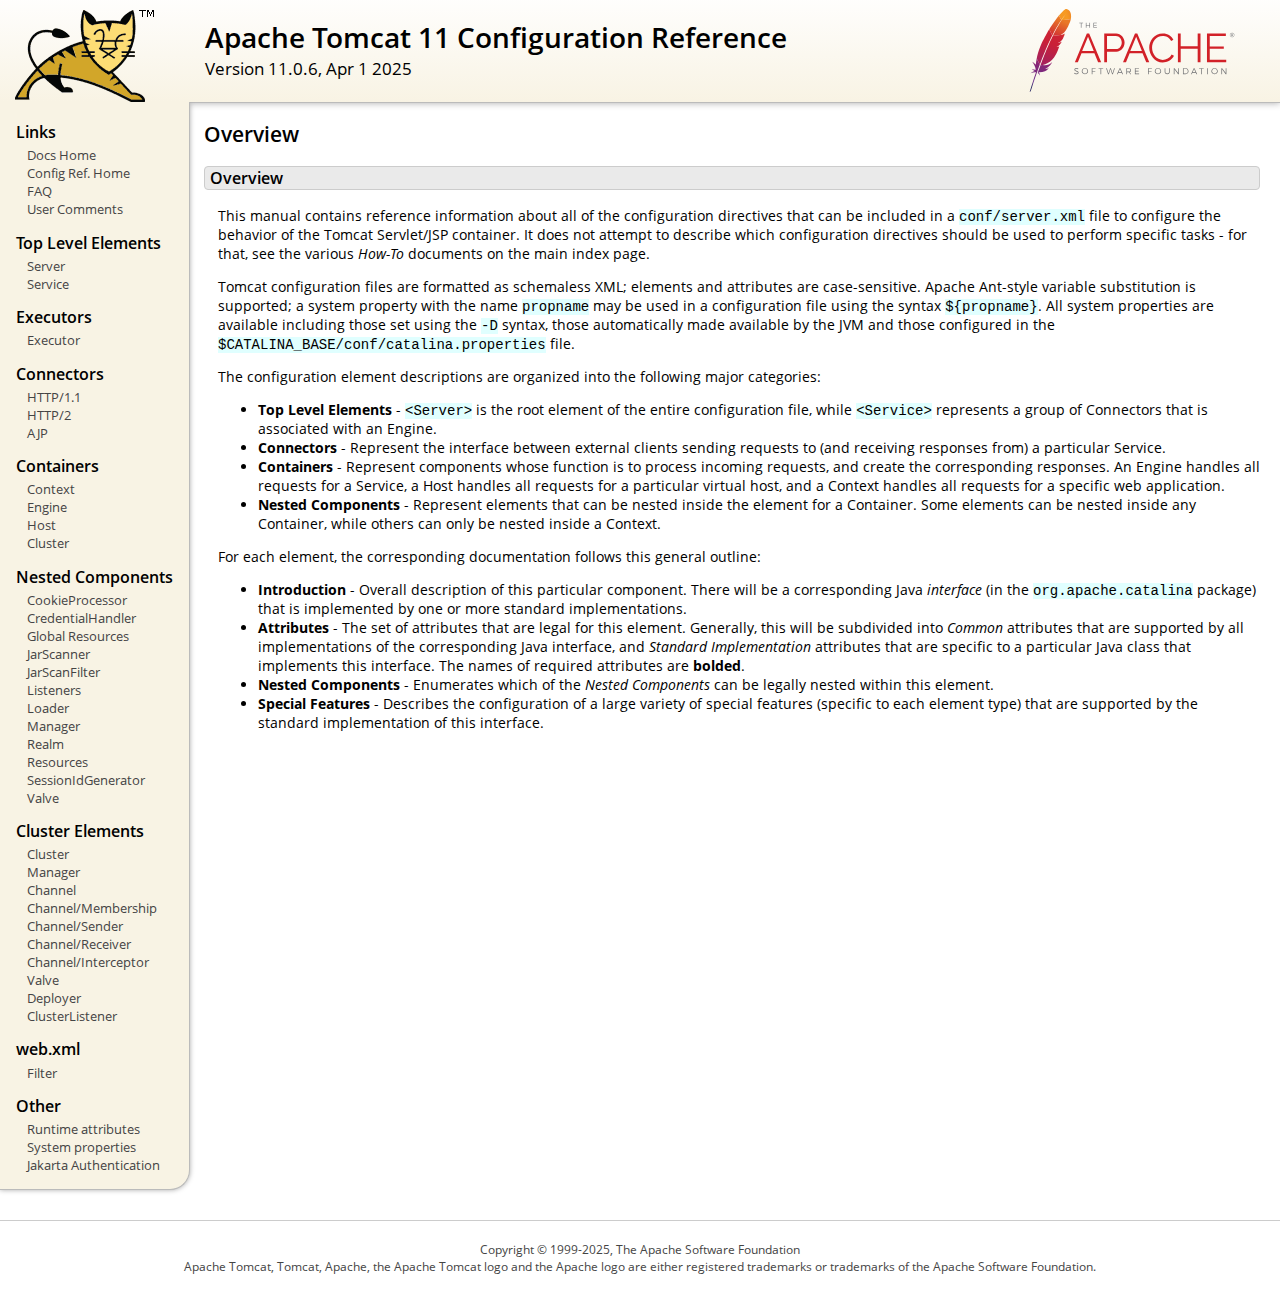
<file: apache-tomcat-11.0.6/webapps/docs/config/index.html>
<!DOCTYPE html SYSTEM "about:legacy-compat">
<html lang="en"><head><META http-equiv="Content-Type" content="text/html; charset=UTF-8"><link href="../images/docs-stylesheet.css" rel="stylesheet" type="text/css"><title>Apache Tomcat 11 Configuration Reference (11.0.6) - Overview</title><meta name="author" content="Craig R. McClanahan"></head><body><div id="wrapper"><header><div id="header"><div><div><div class="logo noPrint"><a href="https://tomcat.apache.org/"><img alt="Tomcat Home" src="../images/tomcat.png"></a></div><div style="height: 1px;"></div><div class="asfLogo noPrint"><a href="https://www.apache.org/" target="_blank"><img src="../images/asf-logo.svg" alt="The Apache Software Foundation" style="width: 266px; height: 83px;"></a></div><h1>Apache Tomcat 11 Configuration Reference</h1><div class="versionInfo">
            Version 11.0.6,
            <time datetime="2025-04-01">Apr 1 2025</time></div><div style="height: 1px;"></div><div style="clear: left;"></div></div></div></div></header><div id="middle"><div><div id="mainLeft" class="noprint"><div><nav><div><h2>Links</h2><ul><li><a href="../index.html">Docs Home</a></li><li><a href="index.html">Config Ref. Home</a></li><li><a href="https://cwiki.apache.org/confluence/display/TOMCAT/FAQ">FAQ</a></li><li><a href="#comments_section">User Comments</a></li></ul></div><div><h2>Top Level Elements</h2><ul><li><a href="server.html">Server</a></li><li><a href="service.html">Service</a></li></ul></div><div><h2>Executors</h2><ul><li><a href="executor.html">Executor</a></li></ul></div><div><h2>Connectors</h2><ul><li><a href="http.html">HTTP/1.1</a></li><li><a href="http2.html">HTTP/2</a></li><li><a href="ajp.html">AJP</a></li></ul></div><div><h2>Containers</h2><ul><li><a href="context.html">Context</a></li><li><a href="engine.html">Engine</a></li><li><a href="host.html">Host</a></li><li><a href="cluster.html">Cluster</a></li></ul></div><div><h2>Nested Components</h2><ul><li><a href="cookie-processor.html">CookieProcessor</a></li><li><a href="credentialhandler.html">CredentialHandler</a></li><li><a href="globalresources.html">Global Resources</a></li><li><a href="jar-scanner.html">JarScanner</a></li><li><a href="jar-scan-filter.html">JarScanFilter</a></li><li><a href="listeners.html">Listeners</a></li><li><a href="loader.html">Loader</a></li><li><a href="manager.html">Manager</a></li><li><a href="realm.html">Realm</a></li><li><a href="resources.html">Resources</a></li><li><a href="sessionidgenerator.html">SessionIdGenerator</a></li><li><a href="valve.html">Valve</a></li></ul></div><div><h2>Cluster Elements</h2><ul><li><a href="cluster.html">Cluster</a></li><li><a href="cluster-manager.html">Manager</a></li><li><a href="cluster-channel.html">Channel</a></li><li><a href="cluster-membership.html">Channel/Membership</a></li><li><a href="cluster-sender.html">Channel/Sender</a></li><li><a href="cluster-receiver.html">Channel/Receiver</a></li><li><a href="cluster-interceptor.html">Channel/Interceptor</a></li><li><a href="cluster-valve.html">Valve</a></li><li><a href="cluster-deployer.html">Deployer</a></li><li><a href="cluster-listener.html">ClusterListener</a></li></ul></div><div><h2>web.xml</h2><ul><li><a href="filter.html">Filter</a></li></ul></div><div><h2>Other</h2><ul><li><a href="runtime-attributes.html">Runtime attributes</a></li><li><a href="systemprops.html">System properties</a></li><li><a href="jaspic.html">Jakarta Authentication</a></li></ul></div></nav></div></div><div id="mainRight"><div id="content"><h2>Overview</h2><h3 id="Overview">Overview</h3><div class="text">

<p>This manual contains reference information about all of the configuration
directives that can be included in a <code>conf/server.xml</code> file to
configure the behavior of the Tomcat Servlet/JSP container.  It does not
attempt to describe which configuration directives should be used to perform
specific tasks - for that, see the various <em>How-To</em> documents on the
main index page.</p>

<p>Tomcat configuration files are formatted as schemaless XML; elements and
attributes are case-sensitive. Apache Ant-style variable substitution
is supported; a system property with the name <code>propname</code> may be
used in a configuration file using the syntax <code>${propname}</code>. All
system properties are available including those set using the <code>-D</code>
syntax, those automatically made available by the JVM and those configured in
the <code>$CATALINA_BASE/conf/catalina.properties</code> file.
</p>

<p>The configuration element descriptions are organized into the following
major categories:</p>
<ul>
<li><strong>Top Level Elements</strong> - <code>&lt;Server&gt;</code> is the
    root element of the entire configuration file, while
    <code>&lt;Service&gt;</code> represents a group of Connectors that is
    associated with an Engine.</li>
<li><strong>Connectors</strong> - Represent the interface between external
    clients sending requests to (and receiving responses from) a particular
    Service.</li>
<li><strong>Containers</strong> - Represent components whose function is to
    process incoming requests, and create the corresponding responses.
    An Engine handles all requests for a Service, a Host handles all requests
    for a particular virtual host, and a Context handles all requests for a
    specific web application.</li>
<li><strong>Nested Components</strong> - Represent elements that can be
    nested inside the element for a Container.  Some elements can be nested
    inside any Container, while others can only be nested inside a
    Context.</li>
</ul>

<p>For each element, the corresponding documentation follows this general
outline:</p>
<ul>
<li><strong>Introduction</strong> - Overall description of this particular
    component.  There will be a corresponding Java <em>interface</em> (in
    the <code>org.apache.catalina</code> package) that is implemented by one
    or more standard implementations.</li>
<li><strong>Attributes</strong> - The set of attributes that are legal for
    this element.  Generally, this will be subdivided into <em>Common</em>
    attributes that are supported by all implementations of the corresponding
    Java interface, and <em>Standard Implementation</em> attributes that are
    specific to a particular Java class that implements this interface.
    The names of required attributes are <strong>bolded</strong>.</li>
<li><strong>Nested Components</strong> - Enumerates which of the <em>Nested
    Components</em> can be legally nested within this element.</li>
<li><strong>Special Features</strong> - Describes the configuration of a large
    variety of special features (specific to each element type) that are
    supported by the standard implementation of this interface.</li>
</ul>

</div></div></div></div></div><footer><div id="footer">
    Copyright &copy; 1999-2025, The Apache Software Foundation
    <br>
    Apache Tomcat, Tomcat, Apache, the Apache Tomcat logo and the Apache logo
    are either registered trademarks or trademarks of the Apache Software
    Foundation.
    </div></footer></div></body></html>
</file>
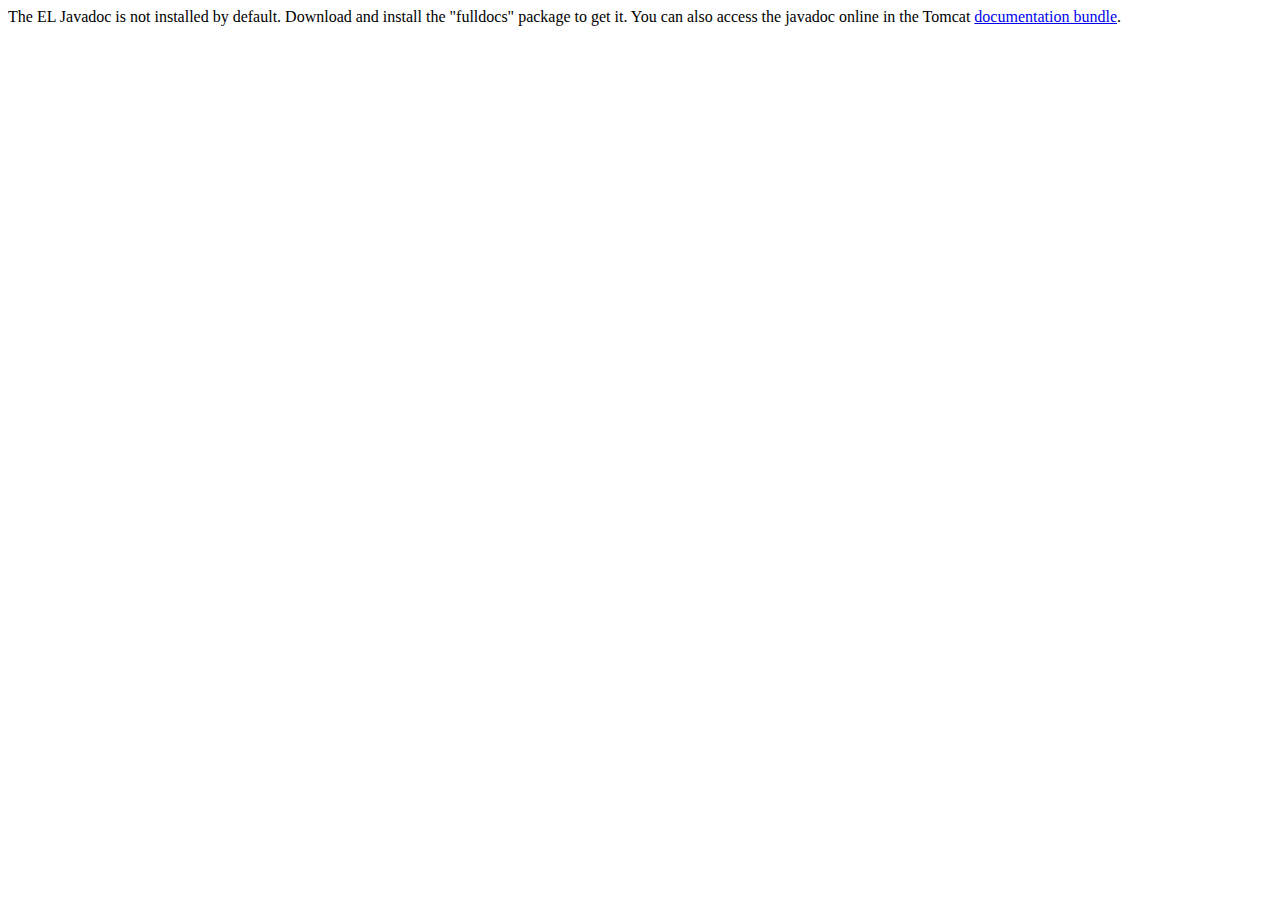
<file: apache-tomcat-11.0.6/webapps/docs/elapi/index.html>
<!--
  Licensed to the Apache Software Foundation (ASF) under one or more
  contributor license agreements.  See the NOTICE file distributed with
  this work for additional information regarding copyright ownership.
  The ASF licenses this file to You under the Apache License, Version 2.0
  (the "License"); you may not use this file except in compliance with
  the License.  You may obtain a copy of the License at

      http://www.apache.org/licenses/LICENSE-2.0

  Unless required by applicable law or agreed to in writing, software
  distributed under the License is distributed on an "AS IS" BASIS,
  WITHOUT WARRANTIES OR CONDITIONS OF ANY KIND, either express or implied.
  See the License for the specific language governing permissions and
  limitations under the License.
-->
<!DOCTYPE html>
<html>
    <head>
    <meta charset="UTF-8" />
    <title>API docs</title>
</head>

<body>

The EL Javadoc is not installed by default. Download and install
the "fulldocs" package to get it.

You can also access the javadoc online in the Tomcat
<a href="https://tomcat.apache.org/tomcat-11.0-doc/">
documentation bundle</a>.

</body>
</html>
</file>
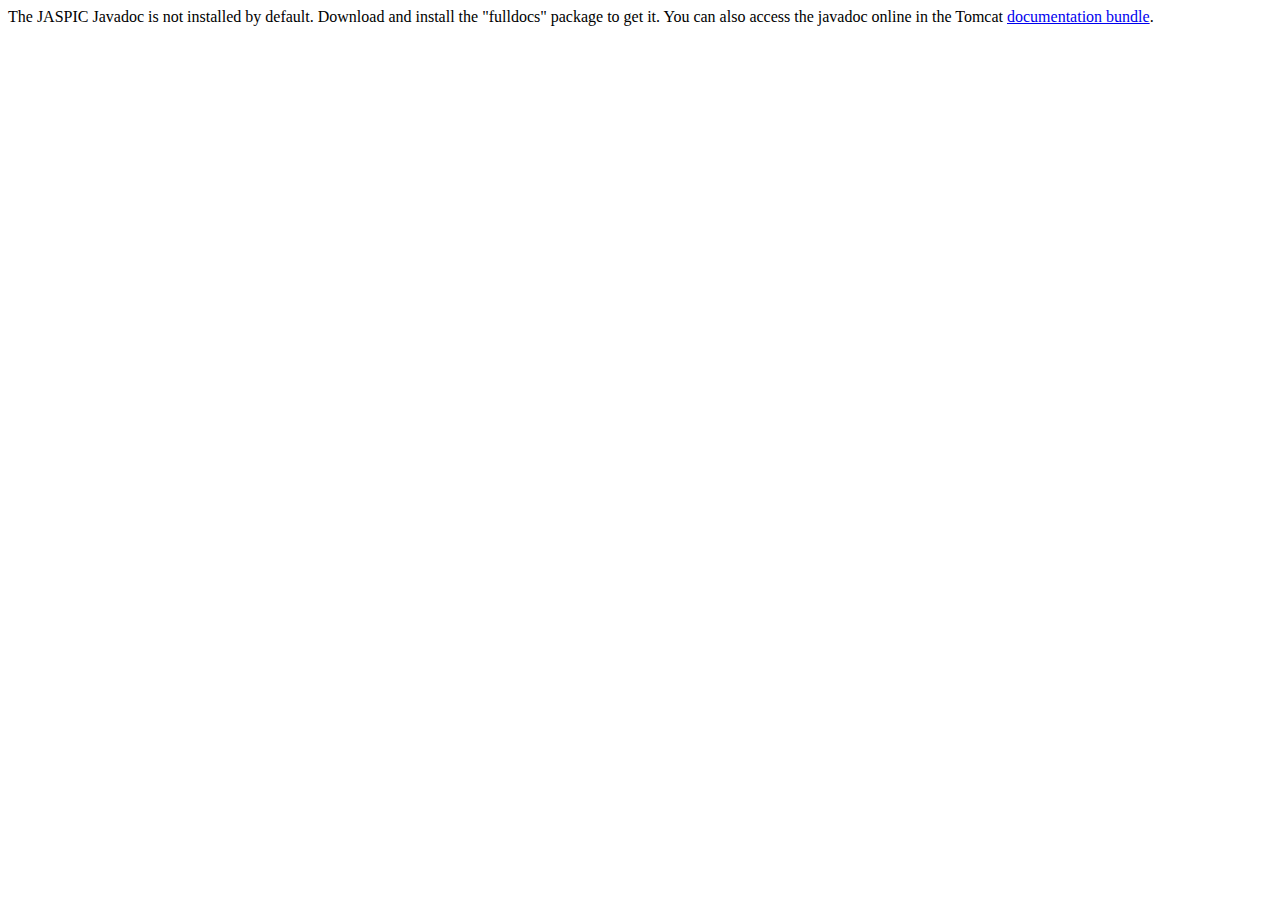
<file: apache-tomcat-11.0.6/webapps/docs/jaspicapi/index.html>
<!--
  Licensed to the Apache Software Foundation (ASF) under one or more
  contributor license agreements.  See the NOTICE file distributed with
  this work for additional information regarding copyright ownership.
  The ASF licenses this file to You under the Apache License, Version 2.0
  (the "License"); you may not use this file except in compliance with
  the License.  You may obtain a copy of the License at

      http://www.apache.org/licenses/LICENSE-2.0

  Unless required by applicable law or agreed to in writing, software
  distributed under the License is distributed on an "AS IS" BASIS,
  WITHOUT WARRANTIES OR CONDITIONS OF ANY KIND, either express or implied.
  See the License for the specific language governing permissions and
  limitations under the License.
-->
<!DOCTYPE html>
<html>
<head>
    <meta charset="UTF-8" />
    <title>API docs</title>
</head>

<body>

The JASPIC Javadoc is not installed by default. Download and install
the "fulldocs" package to get it.

You can also access the javadoc online in the Tomcat
<a href="https://tomcat.apache.org/tomcat-11.0-doc/">
    documentation bundle</a>.

</body>
</html>
</file>
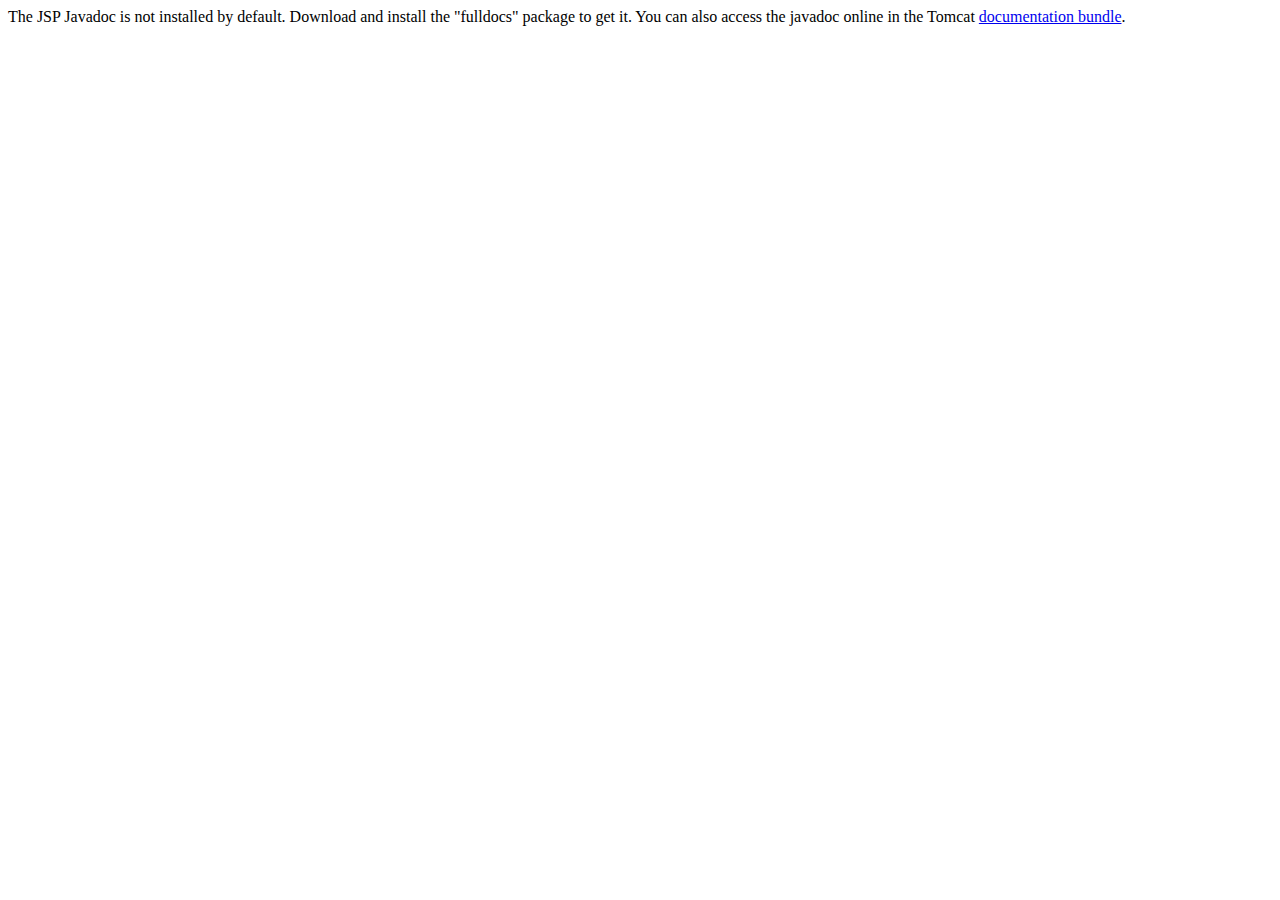
<file: apache-tomcat-11.0.6/webapps/docs/jspapi/index.html>
<!--
  Licensed to the Apache Software Foundation (ASF) under one or more
  contributor license agreements.  See the NOTICE file distributed with
  this work for additional information regarding copyright ownership.
  The ASF licenses this file to You under the Apache License, Version 2.0
  (the "License"); you may not use this file except in compliance with
  the License.  You may obtain a copy of the License at

      http://www.apache.org/licenses/LICENSE-2.0

  Unless required by applicable law or agreed to in writing, software
  distributed under the License is distributed on an "AS IS" BASIS,
  WITHOUT WARRANTIES OR CONDITIONS OF ANY KIND, either express or implied.
  See the License for the specific language governing permissions and
  limitations under the License.
-->
<!DOCTYPE html>
<html>
    <head>
    <meta charset="UTF-8" />
    <title>API docs</title>
</head>

<body>

The JSP Javadoc is not installed by default. Download and install
the "fulldocs" package to get it.

You can also access the javadoc online in the Tomcat
<a href="https://tomcat.apache.org/tomcat-11.0-doc/">
documentation bundle</a>.

</body>
</html>
</file>
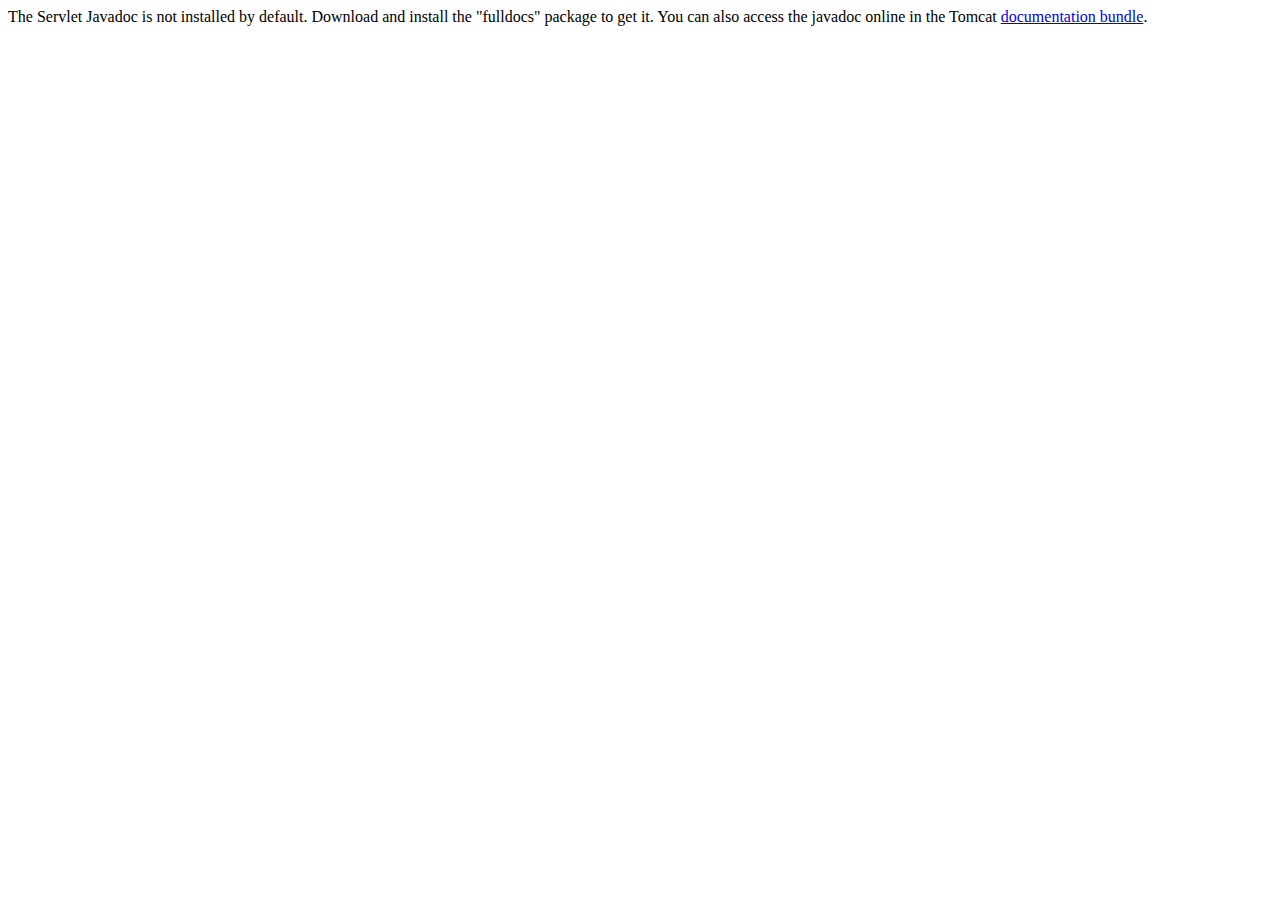
<file: apache-tomcat-11.0.6/webapps/docs/servletapi/index.html>
<!--
  Licensed to the Apache Software Foundation (ASF) under one or more
  contributor license agreements.  See the NOTICE file distributed with
  this work for additional information regarding copyright ownership.
  The ASF licenses this file to You under the Apache License, Version 2.0
  (the "License"); you may not use this file except in compliance with
  the License.  You may obtain a copy of the License at

      http://www.apache.org/licenses/LICENSE-2.0

  Unless required by applicable law or agreed to in writing, software
  distributed under the License is distributed on an "AS IS" BASIS,
  WITHOUT WARRANTIES OR CONDITIONS OF ANY KIND, either express or implied.
  See the License for the specific language governing permissions and
  limitations under the License.
-->
<!DOCTYPE html>
<html>
    <head>
    <meta charset="UTF-8" />
    <title>API docs</title>
</head>

<body>

The Servlet Javadoc is not installed by default. Download and install
the "fulldocs" package to get it.

You can also access the javadoc online in the Tomcat
<a href="https://tomcat.apache.org/tomcat-11.0-doc/">
documentation bundle</a>.

</body>
</html>
</file>
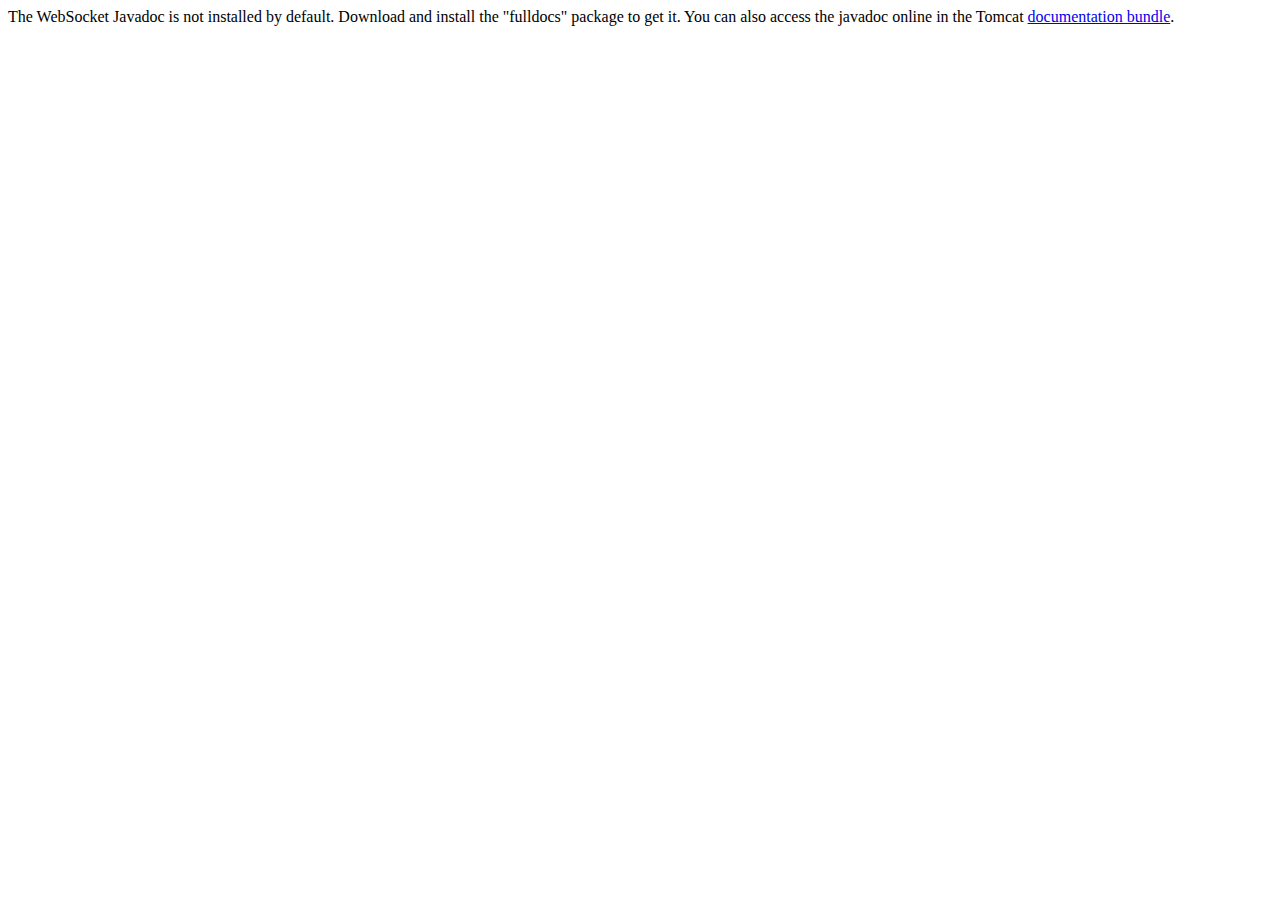
<file: apache-tomcat-11.0.6/webapps/docs/websocketapi/index.html>
<!--
  Licensed to the Apache Software Foundation (ASF) under one or more
  contributor license agreements.  See the NOTICE file distributed with
  this work for additional information regarding copyright ownership.
  The ASF licenses this file to You under the Apache License, Version 2.0
  (the "License"); you may not use this file except in compliance with
  the License.  You may obtain a copy of the License at

      http://www.apache.org/licenses/LICENSE-2.0

  Unless required by applicable law or agreed to in writing, software
  distributed under the License is distributed on an "AS IS" BASIS,
  WITHOUT WARRANTIES OR CONDITIONS OF ANY KIND, either express or implied.
  See the License for the specific language governing permissions and
  limitations under the License.
-->
<!DOCTYPE html>
<html>
    <head>
    <meta charset="UTF-8" />
    <title>API docs</title>
</head>

<body>

The WebSocket Javadoc is not installed by default. Download and install
the "fulldocs" package to get it.

You can also access the javadoc online in the Tomcat
<a href="https://tomcat.apache.org/tomcat-11.0-doc/">
documentation bundle</a>.

</body>
</html>
</file>
<file: Spring Boot/Ecoomerce WebAPP/Ecomm UI/css/styles.css>
/* =======================
   Global Theme Colors
   ======================= */
:root {
  --primary-color: #ff6600; /* Vibrant Orange */
  --secondary-color: #111; /* Dark Gray Background */
  --text-color: #ddd; /* Light Text */
  --footer-text: #ccc; /* Footer Text (Improved) */
  --hover-color: #ff8533; /* Lighter Orange */
  --white: #fff; /* White Text */
  --navbar-bg: #222; /* Slightly lighter for navbar */
}

/* =======================
       Navbar Styling (Fixed)
       ======================= */
.navbar {
  background: var(--navbar-bg) !important; /* Ensures visibility */
  padding: 15px 20px;
  box-shadow: 0px 4px 10px rgba(0, 0, 0, 0.4); /* Adds slight elevation */
  z-index: 1000; /* Ensures navbar stays on top */
  position: fixed;
  width: 100%;
  top: 0;
  left: 0;
}

.navbar-brand {
  font-size: 24px;
  font-weight: bold;
  color: var(--primary-color) !important;
}

.nav-link {
  font-size: 16px;
  font-weight: 500;
  color: var(--white) !important;
  margin: 0 10px;
  transition: color 0.3s ease-in-out;
}

.nav-link:hover {
  color: var(--hover-color) !important;
}

/* Fix navbar toggler icon visibility */
.navbar-toggler {
  border: none;
}

.navbar-toggler-icon {
  filter: invert(1); /* Makes toggler icon visible */
}

/* =======================
       Hero Section (Carousel)
       ======================= */
#heroCarousel .carousel-caption {
  background: rgba(0, 0, 0, 0.6);
  padding: 20px;
  border-radius: 10px;
}

.carousel-caption h2 {
  font-size: 32px;
  font-weight: bold;
  color: var(--white);
}

.carousel-caption p {
  font-size: 18px;
  color: var(--text-color);
}

.carousel-caption .btn {
  margin-top: 10px;
  background: var(--primary-color);
  border: none;
  color: var(--white);
  transition: all 0.3s ease-in-out;
}

.carousel-caption .btn:hover {
  background: var(--hover-color);
}

/* Ensure all carousel images are the same height without cropping */
/* Ensure all carousel images have the same height and cover the container */

/* Make the carousel container flexible to adjust to image height */

/* =======================
       Product Section
       ======================= */
.section-title {
  text-align: center;
  font-size: 28px;
  font-weight: 600;
  margin-bottom: 20px;
  color: var(--primary-color);
}

/* Product Cards */
.card {
  transition: all 0.3s ease-in-out;
  border: none;
  border-radius: 10px;
  background: var(--secondary-color);
  color: var(--text-color);
  box-shadow: 0px 4px 8px rgba(255, 102, 0, 0.2); /* Adds slight orange glow */
  overflow: hidden;
  position: relative;
}

.card:hover {
  transform: scale(1.05);
  box-shadow: 0px 10px 15px rgba(255, 102, 0, 0.3);
}

/* Product Image */
.card-img-top {
  transition: transform 0.3s ease-in-out;
  width: 100%;
  height: 200px;
  object-fit: cover;
}

.card:hover .card-img-top {
  transform: scale(1.1);
}

/* Add to Cart Button */
.btn-primary {
  background: var(--primary-color);
  border: none;
  opacity: 1;
  transition: all 0.3s ease-in-out;
  color: var(--white);
  font-weight: 600;
  padding: 10px 20px;
  font-size: 14px;
  border-radius: 8px;
  display: inline-block;
  margin-top: 10px;
  box-shadow: 0px 4px 8px rgba(255, 102, 0, 0.3);
}

.btn-primary {
  background: var(--primary-color);
  border: none;
  opacity: 1;
  transition: all 0.3s ease-in-out;
  color: var(--white);
  font-weight: 600;
  padding: 10px 20px;
  font-size: 14px;
  border-radius: 8px;
  display: inline-block;
  margin-top: 10px;
  box-shadow: 0px 4px 8px rgba(255, 102, 0, 0.3);
  position: relative;
  overflow: hidden;
}

.btn-primary::after {
  content: "";
  position: absolute;
  left: -100%;
  top: 0;
  width: 100%;
  height: 100%;
  background: rgba(255, 255, 255, 0.1);
  transition: left 0.4s ease;
}

.btn-primary:hover::after {
  left: 100%;
}

.carousel-caption {
  background: linear-gradient(to right, rgba(0, 0, 0, 0.7), rgba(0, 0, 0, 0.2));
  padding: 20px;
  border-radius: 10px;
}

.card:hover .btn-primary {
  transform: translateY(-2px);
  background-color: var(--hover-color);
  box-shadow: 0px 8px 15px rgba(255, 102, 0, 0.4);
}

.btn-primary:hover {
  background: var(--hover-color);
  color: var(--white);
}

/* =======================
       Footer Styling (Enhanced)
       ======================= */
.footer {
  background: var(--secondary-color);
  color: var(--footer-text);
  padding: 50px 0;
  font-size: 14px;
  text-align: center; /* Ensures alignment */
}

.footer h5 {
  font-size: 16px;
  font-weight: bold;
  margin-bottom: 15px;
  text-transform: uppercase;
  color: var(--white);
}

.footer-list {
  list-style: none;
  padding: 0;
  margin: 0;
}

.footer-list li {
  margin-bottom: 10px;
  color: var(--footer-text);
  line-height: 1.6;
}

.footer-list a {
  color: var(--footer-text);
  text-decoration: none;
  transition: color 0.3s ease-in-out;
}

.footer-list a:hover {
  color: var(--primary-color);
}

/* Copyright */
.footer .copyright {
  text-align: center;
  width: 100%;
  margin-top: 20px;
  font-size: 12px;
  color: var(--footer-text);
}
</file>
<file: Spring Boot/RazorPayPaymentGateway/Payment-Gateway-UI/styles.css>
* {
  margin: 0;
  padding: 0;
  box-sizing: border-box;
  font-family: "Poppins", sans-serif;
}

body {
  background-color: #f4f7fd;
  color: #333;
  line-height: 1.6;
}

.container {
  max-width: 1100px;
  margin: 40px auto;
  padding: 0;
  display: flex;
  flex-wrap: wrap;
  gap: 30px;
}

.payment-section {
  flex: 1;
  padding: 35px;
  min-width: 320px;
  background-color: #fff;
  border-radius: 16px;
  box-shadow: 0 10px 30px rgba(0, 0, 0, 0.08);
}

.course-section {
  flex: 1.2;
  padding: 35px;
  min-width: 340px;
  background-color: #fff;
  border-radius: 16px;
  box-shadow: 0 10px 30px rgba(0, 0, 0, 0.08);
}

h1 {
  font-size: 26px;
  margin-bottom: 25px;
  color: #1a1a1a;
  font-weight: 700;
}

.form-group {
  margin-bottom: 24px;
}

label {
  display: block;
  margin-bottom: 8px;
  font-weight: 500;
  color: #333;
  font-size: 15px;
}

input {
  width: 100%;
  padding: 14px 16px;
  border: 1px solid #e2e8f0;
  border-radius: 10px;
  font-size: 15px;
  transition: all 0.2s ease;
  background-color: #f9fafc;
}

input:focus {
  outline: none;
  border-color: #4f46e5;
  box-shadow: 0 0 0 3px rgba(79, 70, 229, 0.1);
}

.phone-input {
  display: flex;
  align-items: center;
  background-color: #f9fafc;
  border: 1px solid #e2e8f0;
  border-radius: 10px;
  overflow: hidden;
}

.flag {
  padding: 0 16px;
  display: flex;
  align-items: center;
  background-color: #f9fafc;
  border-right: 1px solid #e2e8f0;
}

.flag img {
  width: 24px;
  height: auto;
  margin-right: 8px;
}

.phone-input input {
  border: none;
  border-radius: 0;
  background-color: transparent;
}

.coupon-container {
  position: relative;
}

.clear-coupon {
  position: absolute;
  right: 16px;
  top: 50%;
  transform: translateY(-50%);
  cursor: pointer;
  color: #9ca3af;
  display: flex;
  align-items: center;
  justify-content: center;
  width: 20px;
  height: 20px;
  border-radius: 50%;
  transition: all 0.2s;
}

.clear-coupon:hover {
  background-color: #f3f4f6;
  color: #6b7280;
}

.success-message {
  color: #10b981;
  margin-top: 8px;
  font-size: 14px;
  display: flex;
  align-items: center;
  gap: 6px;
}

.success-message i {
  font-size: 16px;
}

.price-card {
  margin-top: 30px;
  padding: 20px;
  background-color: #f9fafc;
  border-radius: 12px;
  border: 1px solid #e2e8f0;
}

.price-row {
  display: flex;
  justify-content: space-between;
  margin-bottom: 12px;
  padding: 6px 0;
  font-size: 15px;
}

.total-row {
  font-weight: 600;
  font-size: 18px;
  border-top: 1px solid #e2e8f0;
  padding-top: 15px;
  margin-top: 12px;
}

.negative-amount {
  color: #ef4444;
  font-weight: 500;
}

.pay-button {
  background: linear-gradient(to right, #4f46e5, #6366f1);
  color: white;
  border: none;
  padding: 16px 20px;
  width: 100%;
  font-size: 18px;
  border-radius: 10px;
  cursor: pointer;
  margin-top: 25px;
  font-weight: 600;
  transition: all 0.3s;
  display: flex;
  align-items: center;
  justify-content: center;
  gap: 8px;
}

.pay-button:hover {
  background: linear-gradient(to right, #4338ca, #4f46e5);
  transform: translateY(-2px);
  box-shadow: 0 4px 12px rgba(79, 70, 229, 0.25);
}

.payment-methods {
  display: flex;
  justify-content: center;
  gap: 14px;
  margin-top: 20px;
  color: #9ca3af;
  font-size: 22px;
}

.secure-text {
  text-align: center;
  margin-top: 16px;
  font-size: 13px;
  color: #6b7280;
  display: flex;
  align-items: center;
  justify-content: center;
  gap: 5px;
}

.course-title {
  font-size: 26px;
  font-weight: 700;
  margin-bottom: 20px;
  color: #1a1a1a;
  line-height: 1.3;
}

.course-banner {
  position: relative;
  width: 100%;
  border-radius: 12px;
  margin-bottom: 24px;
  overflow: hidden;
  box-shadow: 0 4px 15px rgba(0, 0, 0, 0.1);
}

.course-banner img {
  width: 100%;
  height: auto;
  display: block;
  transition: transform 0.3s ease;
}

.course-banner:hover img {
  transform: scale(1.03);
}

.live-badge {
  position: absolute;
  top: 16px;
  right: 16px;
  background-color: #ef4444;
  color: white;
  padding: 6px 12px;
  border-radius: 6px;
  font-weight: 600;
  font-size: 14px;
  box-shadow: 0 2px 8px rgba(239, 68, 68, 0.4);
}

.course-description {
  margin-bottom: 24px;
  color: #4b5563;
  font-size: 15px;
  line-height: 1.6;
}

.instructor-info {
  display: flex;
  align-items: center;
  gap: 10px;
  margin-bottom: 24px;
  color: #4b5563;
  font-size: 15px;
}

.course-highlights {
  display: flex;
  gap: 20px;
  margin-bottom: 28px;
  flex-wrap: wrap;
}

.highlight-item {
  flex: 1;
  min-width: 110px;
  display: flex;
  align-items: center;
  gap: 12px;
  padding: 16px;
  background-color: #f9fafc;
  border-radius: 10px;
  border: 1px solid #e2e8f0;
}

.highlight-item i {
  font-size: 20px;
  color: #4f46e5;
}

.highlight-item div {
  display: flex;
  flex-direction: column;
}

.highlight-item strong {
  font-size: 14px;
  color: #4b5563;
}

.highlight-item span {
  font-size: 16px;
  font-weight: 600;
  color: #1f2937;
}

.course-features {
  margin-top: 28px;
}

.course-features h3 {
  font-size: 18px;
  margin-bottom: 16px;
  color: #1f2937;
}

.feature-item {
  margin-bottom: 14px;
  display: flex;
  align-items: center;
}

.feature-check {
  display: flex;
  align-items: center;
  justify-content: center;
  width: 24px;
  height: 24px;
  background-color: #ecfdf5;
  border-radius: 50%;
  margin-right: 12px;
  color: #10b981;
  font-size: 12px;
}

.show-more {
  color: #4f46e5;
  cursor: pointer;
  margin-top: 16px;
  display: flex;
  align-items: center;
  gap: 6px;
  font-weight: 500;
  font-size: 15px;
  transition: all 0.2s;
}

.show-more:hover {
  color: #4338ca;
}

@media (max-width: 900px) {
  .container {
    flex-direction: column;
    padding: 15px;
    margin: 20px auto;
  }

  .payment-section,
  .course-section {
    width: 100%;
    padding: 25px;
  }

  .course-highlights {
    flex-direction: column;
    gap: 15px;
  }

  .highlight-item {
    width: 100%;
  }
}
</file>
<file: Spring Boot/TrainTrackingWebApp/TrainTrackingUI/style.css>
/* Base styles and variables */

 :root {
    --primary-color: #2e3f6e;
    --secondary-color: #4e72c4;
    --accent-color: #f39c12;
    --light-color: #f7fbff;
    --dark-color: #34495e;
    --error-color: #e74c3c;
    --success-color: #2ecc71;
    --gray-color: #95a5a6;
    --light-gray: #ecf0f1;
    --shadow: 0 4px 12px rgba(0, 0, 0, 0.1);
    --radius: 8px;
    --transition: all 0.3s ease;
}

{
    margin: 0;
    padding: 0;
    box-sizing: border-box;
    font-family: 'Segoe UI', Tahoma, Geneva, Verdana, sans-serif;
}

body {
    background-color: #f5f7fa;
    color: var(--dark-color);
    line-height: 1.6;
}

.container {
    max-width: 1200px;
    margin: 0 auto;
    padding: 2rem;
}


/* Header styles */

header {
    text-align: center;
    margin-bottom: 2rem;
}

header h1 {
    color: var(--primary-color);
    font-size: 2.5rem;
    margin-bottom: 0.5rem;
}

header p {
    color: var(--gray-color);
    font-size: 1.1rem;
}


/* Search container styles */

.search-container {
    background-color: white;
    border-radius: var(--radius);
    box-shadow: var(--shadow);
    padding: 2rem;
    margin-bottom: 2rem;
}


/* Tab styles */

.tabs {
    display: flex;
    border-bottom: 1px solid var(--light-gray);
    margin-bottom: 1.5rem;
}

.tab-btn {
    background: none;
    border: none;
    padding: 0.75rem 1.5rem;
    font-size: 1rem;
    font-weight: 600;
    color: var(--gray-color);
    cursor: pointer;
    transition: var(--transition);
    border-bottom: 3px solid transparent;
}

.tab-btn:hover {
    color: var(--primary-color);
}

.tab-btn.active {
    color: var(--primary-color);
    border-bottom: 3px solid var(--primary-color);
}

.tab-content {
    display: none;
}

.tab-content.active {
    display: block;
}


/* Form styles */

form {
    display: flex;
    align-items: center;
    gap: 1rem;
    flex-wrap: wrap;
}

.form-group {
    flex: 1;
    min-width: 200px;
    position: relative;
}

label {
    display: block;
    margin-bottom: 0.5rem;
    font-weight: 600;
    color: var(--dark-color);
}

input[type="text"],
input[type="date"] {
    width: 100%;
    padding: 0.75rem 1rem;
    border: 1px solid var(--light-gray);
    border-radius: var(--radius);
    font-size: 1rem;
    transition: var(--transition);
}

input[type="text"]:focus,
input[type="date"]:focus {
    outline: none;
    border-color: var(--secondary-color);
    box-shadow: 0 0 0 3px rgba(78, 114, 196, 0.2);
}

.search-btn {
    background-color: var(--primary-color);
    color: white;
    border: none;
    border-radius: var(--radius);
    padding: 0.75rem 1.5rem;
    font-size: 1rem;
    font-weight: 600;
    cursor: pointer;
    transition: var(--transition);
    margin-top: 24px;
}

.search-btn:hover {
    background-color: var(--secondary-color);
}


/* Station suggestions */

.station-suggestions {
    position: absolute;
    width: 100%;
    background-color: white;
    border: 1px solid var(--light-gray);
    border-radius: 0 0 var(--radius) var(--radius);
    box-shadow: var(--shadow);
    z-index: 10;
    max-height: 200px;
    overflow-y: auto;
    display: none;
}

.suggestion-item {
    padding: 0.75rem 1rem;
    cursor: pointer;
    transition: var(--transition);
}

.suggestion-item:hover {
    background-color: var(--light-color);
}


/* Swap button */

.swap-btn {
    display: flex;
    align-items: center;
    margin-top: 24px;
}

.swap-btn button {
    background-color: var(--light-color);
    border: none;
    border-radius: 50%;
    width: 40px;
    height: 40px;
    display: flex;
    align-items: center;
    justify-content: center;
    cursor: pointer;
    transition: var(--transition);
}

.swap-btn button:hover {
    background-color: var(--accent-color);
    color: white;
}

.swap-btn i {
    font-size: 1.2rem;
}


/* Date filters */

.date-filters {
    margin-top: 1.5rem;
    padding-top: 1.5rem;
    border-top: 1px solid var(--light-gray);
}


/* Results container */

.results-container {
    background-color: white;
    border-radius: var(--radius);
    box-shadow: var(--shadow);
    padding: 2rem;
    margin-bottom: 2rem;
}

.results-header {
    margin-bottom: 1.5rem;
}

.results-header h2 {
    color: var(--primary-color);
    margin-bottom: 0.5rem;
}

.journey-details {
    color: var(--gray-color);
    font-size: 1.1rem;
}


/* Filters */

.filters {
    display: flex;
    gap: 1rem;
    margin-bottom: 1.5rem;
    flex-wrap: wrap;
}

.filter-btn {
    background-color: var(--light-color);
    border: none;
    border-radius: var(--radius);
    padding: 0.5rem 1rem;
    font-size: 0.9rem;
    cursor: pointer;
    transition: var(--transition);
    display: flex;
    align-items: center;
    gap: 0.5rem;
}

.filter-btn:hover,
.filter-btn.active {
    background-color: var(--primary-color);
    color: white;
}


/* Train results */

.train-card {
    background-color: var(--light-color);
    border-radius: var(--radius);
    padding: 1.5rem;
    margin-bottom: 1rem;
    display: grid;
    grid-template-columns: 1fr 2fr 1fr;
    gap: 1rem;
    transition: var(--transition);
}

.train-card:hover {
    box-shadow: var(--shadow);
    transform: translateY(-2px);
}

.train-info h3 {
    color: var(--primary-color);
    margin-bottom: 0.5rem;
}

.train-info .train-number {
    color: var(--gray-color);
    font-size: 0.9rem;
}

.train-schedule {
    display: flex;
    justify-content: space-between;
    align-items: center;
}

.depart,
.arrive {
    text-align: center;
}

.depart h4,
.arrive h4 {
    font-size: 1.2rem;
    margin-bottom: 0.25rem;
}

.depart .station,
.arrive .station {
    font-size: 0.9rem;
    color: var(--gray-color);
}

.journey-time {
    text-align: center;
    position: relative;
}

.journey-time::before {
    content: "";
    position: absolute;
    top: 50%;
    left: 0;
    right: 0;
    height: 2px;
    background-color: var(--light-gray);
    z-index: 1;
}

.journey-time .duration {
    background-color: var(--light-color);
    padding: 0 0.5rem;
    position: relative;
    z-index: 2;
    font-size: 0.9rem;
    color: var(--gray-color);
}

.train-fare {
    display: flex;
    flex-direction: column;
    justify-content: center;
    align-items: center;
}

.fare-amount {
    font-size: 1.5rem;
    font-weight: bold;
    color: var(--accent-color);
    margin-bottom: 0.5rem;
}

.book-btn {
    background-color: var(--success-color);
    color: white;
    border: none;
    border-radius: var(--radius);
    padding: 0.5rem 1rem;
    font-weight: 600;
    cursor: pointer;
    transition: var(--transition);
}

.book-btn:hover {
    background-color: #27ae60;
}


/* Loading spinner */

.loading-spinner {
    text-align: center;
    padding: 2rem;
}

.loading-spinner i {
    font-size: 3rem;
    color: var(--primary-color);
    margin-bottom: 1rem;
}


/* No results */

.no-results {
    text-align: center;
    padding: 2rem;
}

.no-results i {
    font-size: 3rem;
    color: var(--error-color);
    margin-bottom: 1rem;
}


/* Recent searches */

.saved-routes {
    background-color: white;
    border-radius: var(--radius);
    box-shadow: var(--shadow);
    padding: 2rem;
}

.saved-routes h3 {
    color: var(--primary-color);
    margin-bottom: 1rem;
}

.recent-searches {
    display: flex;
    gap: 1rem;
    flex-wrap: wrap;
}

.recent-search-item {
    background-color: var(--light-color);
    border-radius: var(--radius);
    padding: 0.75rem 1rem;
    display: flex;
    align-items: center;
    gap: 0.5rem;
    cursor: pointer;
    transition: var(--transition);
}

.recent-search-item:hover {
    background-color: var(--light-gray);
}

.recent-search-item i {
    color: var(--primary-color);
}


/* Footer */

footer {
    text-align: center;
    padding: 2rem;
    background-color: var(--primary-color);
    color: white;
    margin-top: 2rem;
}


/* Utility classes */

.hidden {
    display: none;
}


/* Responsive styles */

@media (max-width: 768px) {
    .train-card {
        grid-template-columns: 1fr;
    }
    .train-schedule {
        flex-direction: column;
        gap: 1rem;
    }
    .journey-time::before {
        display: none;
    }
    form {
        flex-direction: column;
    }
    .swap-btn {
        transform: rotate(90deg);
        margin: 1rem 0;
    }
}
</file>
<file: apache-tomcat-11.0.6/webapps/docs/images/docs-stylesheet.css>
@charset "utf-8";
/*
  Licensed to the Apache Software Foundation (ASF) under one or more
  contributor license agreements.  See the NOTICE file distributed with
  this work for additional information regarding copyright ownership.
  The ASF licenses this file to You under the Apache License, Version 2.0
  (the "License"); you may not use this file except in compliance with
  the License.  You may obtain a copy of the License at

      http://www.apache.org/licenses/LICENSE-2.0

  Unless required by applicable law or agreed to in writing, software
  distributed under the License is distributed on an "AS IS" BASIS,
  WITHOUT WARRANTIES OR CONDITIONS OF ANY KIND, either express or implied.
  See the License for the specific language governing permissions and
  limitations under the License.
*/

/* Fonts */
@import url("fonts/fonts.css");

/* General style */

h1, h2, h3, h4, h5, h6, th {
  font-weight: 600;
}

body {
  margin: 0;
}

body, input {
  font-family: 'Open Sans', sans-serif;
  font-size: 10.5pt;
}

code, pre {
  font-family: Consolas, monospace;
}

img {
  border: 0;
}

table {
  border-collapse: collapse;
  text-align: left;
}
table *:not(table) {
  /* Prevent border-collapsing for table child elements like <div> */
  border-collapse: separate;
}

th {
  text-align: left;
}

main {
  /* Remove this once all IEs support <main> element */
  display: block;
}


/* Layout */

#wrapper {
  min-width: 400px;
}

#header {
  border-bottom: 1px solid #bbb;
}

@media not print {
    #header {
        box-shadow: 0 0 7px #aaa;
    }
}

#header > div {
  padding-left: 15px;
  padding-right: 15px;

  /* Work-around for old browsers: */
  background-color: #F8F3E4;
  background: linear-gradient(to bottom, #ffffff -10%, #F8F3E4 100%);
  position: relative;
}

#header .logo {
  float: left;
  padding-top: 10px;
  min-width: 190px;
}

#header .logo  img{
  /* To avoid that the Font Descender being added to the parent div's height */
  vertical-align: middle;
}

#header .asfLogo {
  float: right;
  position: relative;
  top: 8px;
}

#header h1 {
  margin-top: 0.6em;
  margin-bottom: 0;
}

#header .versionInfo {
  font-size: 13pt;
  margin-bottom: 1em;
}

#middle {
  display: table;
  table-layout: fixed;
  margin: 0;
  width: 100%;
}
#middle > div { display: table-row; }
#middle > div > div { display: table-cell; vertical-align: top; }



#mainLeft {
  width: 190px;
}

#mainLeft > div {
  margin-top: -1px; /* to overwrite border of element above */
  padding-left: 16px;
  padding-right: 14px;
  padding-top: 6px;
  padding-bottom: 15px;
  background-color: #F8F3E4;
  border-right: 1px solid #bbb;
  border-bottom: 1px solid #bbb;
  font-size: 10pt;
  border-bottom-right-radius: 20px;
  box-shadow: 0 0 5px #aaa;
}

#mainLeft h2 {
  margin-bottom: 0.2em;
  font-size: 1.2em;
}

#mainLeft ul {
  padding: 0;
  margin: 0;
  list-style-type: none;
}

#mainLeft ul a {
  text-indent: -0.6em;
  padding-left: 1.4em;
  display: block;
  text-decoration: none;
  color: #444;
}
#mainLeft ul a:hover {
  color: #000;
  background-color: #D1c9b9;
}

#mainRight {
  padding-left: 14px;
  padding-right: 20px;

}

#footer {
  margin-top: 30px;
  padding-top: 20px;
  padding-bottom: 20px;
  padding-left: 20px;
  padding-right: 20px;
  border-top: 1px solid #ccc;
  color: #444;
  text-align: center;
  /* font-style: italic; */
  font-size: 9pt;
}


/* Content */

#content div.text {
  padding-left: 1em;
  padding-left: 1em;
}

#content h3, #content h4, #content h5, #content h6 {
  padding-left: 5px;
  padding-right: 5px;
  background-color: #eaeaea;
}

@media not print {
    #content h3, #content h4, #content h5, #content h6 {
        border: 1px solid #ccc;
        border-radius: 4px;
    }
}

#content h4, #content h5, #content h6 {
  background-color: #f6f6f6;
}

code {
  background-color: rgb(224,255,255);
}

div.codeBox pre code, code.attributeName, code.propertyName, code.noHighlight, .noHighlight code {
  background-color: transparent;
}
div.codeBox {
  overflow: auto;
  margin: 1em 0;
}
div.codeBox pre {
  margin: 0;
  padding: 4px;
  border: 1px solid #999;
  border-radius: 5px;
  background-color: #eff8ff;
  display: table; /* To prevent <pre>s from taking the complete available width. */
  /*
  When it is officially supported, use the following CSS instead of display: table
  to prevent big <pre>s from exceeding the browser window:
  max-width: available;
  width: min-content;
  */
}

div.codeBox pre.wrap {
  white-space: pre-wrap;
}


table.defaultTable tr, table.detail-table tr {
    border: 1px solid #CCC;
}

table.defaultTable tr:nth-child(even), table.detail-table tr:nth-child(even) {
    background-color: #FAFBFF;
}

table.defaultTable tr:nth-child(odd), table.detail-table tr:nth-child(odd) {
    background-color: #EEEFFF;
}

table.defaultTable th, table.detail-table th {
  background-color: #88b;
  color: #fff;
}

table.defaultTable th, table.defaultTable td, table.detail-table th, table.detail-table td {
  padding: 5px 8px;
}


p.notice {
  border: 1px solid rgb(255, 0, 0);
  background-color: rgb(238, 238, 238);
  color: rgb(0, 51, 102);
  padding: 0.5em;
  margin: 1em 2em 1em 1em;
}


/* Changelog-Styles */

ul.changelog {
  padding-left: 1em;
  list-style-type: none;
}

ul.changelog  li{
  padding-top: 5px;
  padding-bottom: 5px;
}

ul.changelog img {
  vertical-align: middle
}


/* Printer-only Styles */
@media print {
    .noPrint { display: none; }
    #middle > div > div#mainLeft { display: none; }
    a { color: inherit; text-decoration: none; }
}

/* Fix for Comments section which contains a <h4> */
#comments_thread h1, #comments_thread h2, #comments_thread h3, #comments_thread h4, #comments_thread h5, #comments_thread h6 {
    border: none;
    background-color: transparent;
}
</file>
